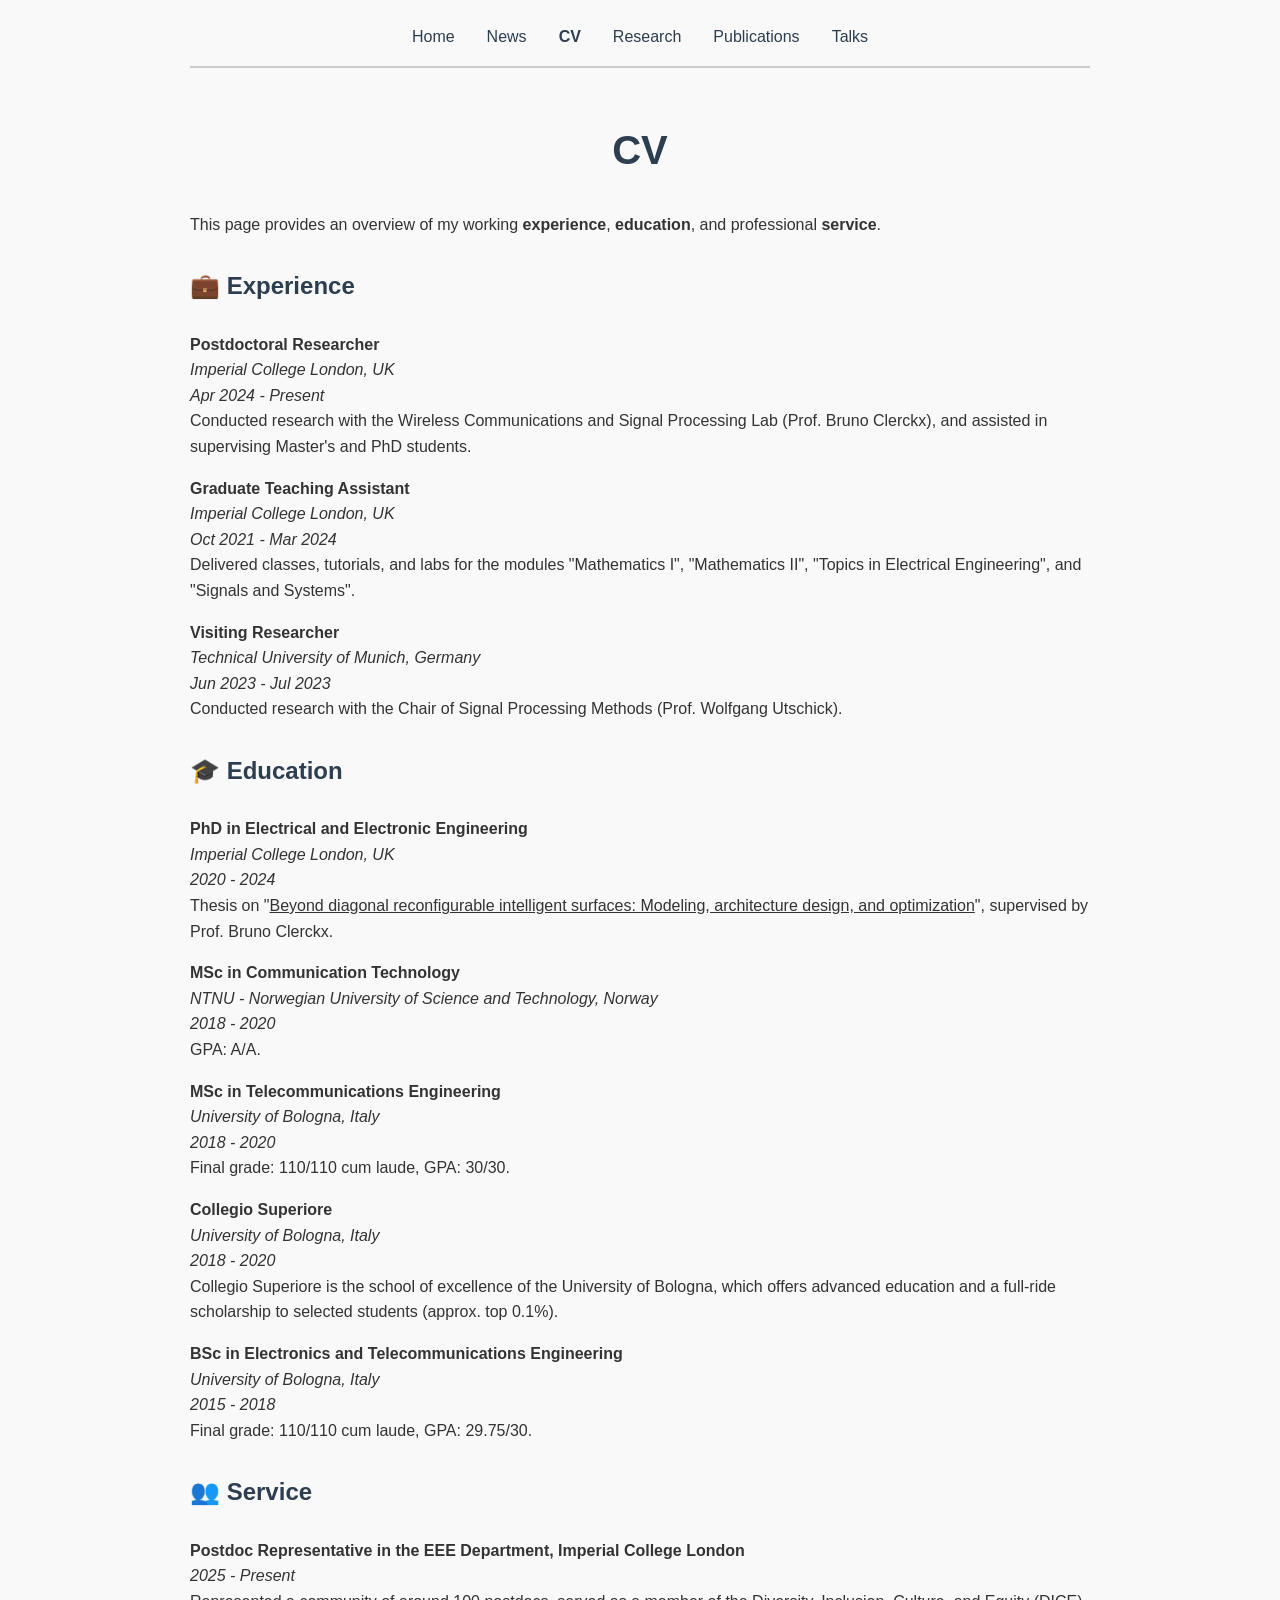
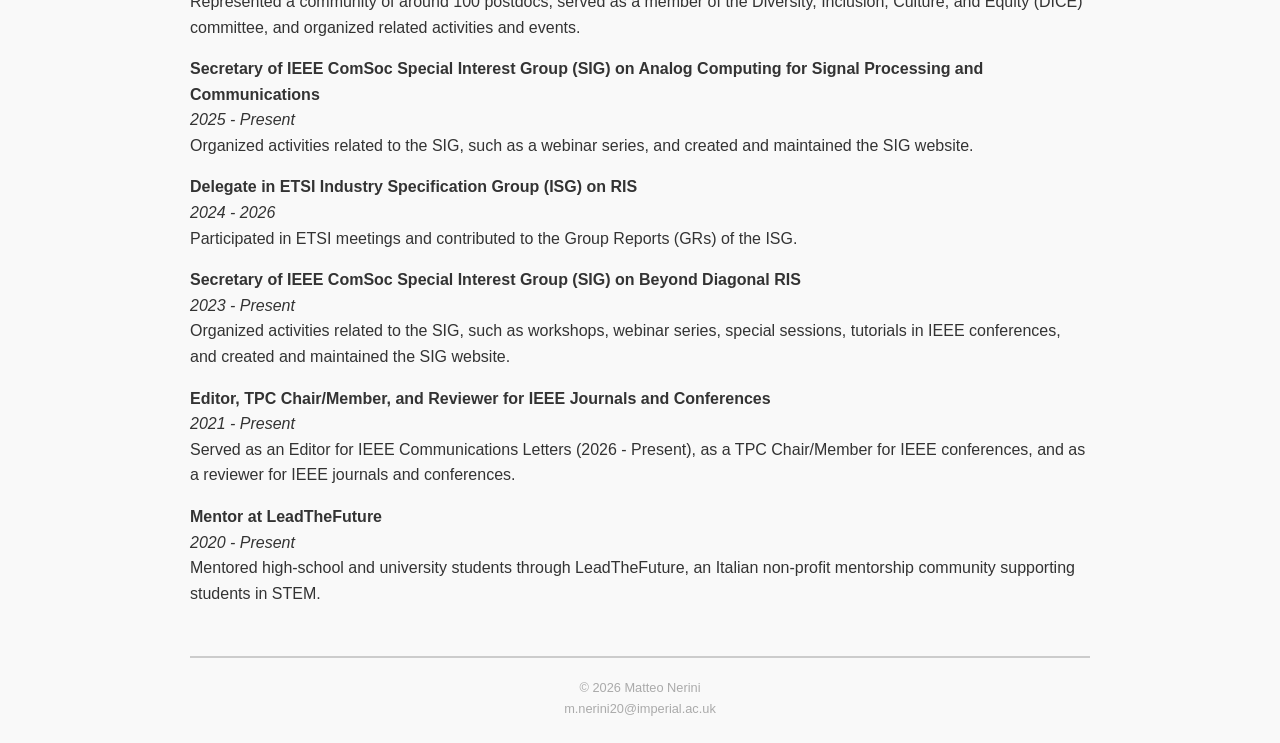
<file: cv.html>
<!doctype html>
<html lang="en">
  <head>
    <meta charset="UTF-8" />
    <meta name="viewport" content="width=device-width, initial-scale=1.0" />
    <link rel="stylesheet" href="style.css" />
    <title>CV - Matteo Nerini</title>
  </head>

  <body>
    <div class="container">
      <nav class="top-nav">
        <a href="index.html">Home</a>
        <a href="news.html">News</a>
        <a href="cv.html" class="active">CV</a>
        <a href="research.html">Research</a>
        <a href="publications.html">Publications</a>
        <a href="talks.html">Talks</a>
      </nav>

      <header>
        <h1>CV</h1>
      </header>

      <section>This page provides an overview of my working <b>experience</b>, <b>education</b>, and professional <b>service</b>.</section>

      <section>
        <h2>💼 Experience</h2>
        <p>
          <b>Postdoctoral Researcher</b><br /><em>Imperial College London, UK</em><br /><em>Apr 2024 - Present</em><br />Conducted research with the Wireless Communications and Signal Processing Lab
          (Prof. Bruno Clerckx), and assisted in supervising Master's and PhD students.
        </p>
        <p>
          <b>Graduate Teaching Assistant</b><br /><em>Imperial College London, UK</em><br /><em>Oct 2021 - Mar 2024</em><br />Delivered classes, tutorials, and labs for the modules "Mathematics I",
          "Mathematics II", "Topics in Electrical Engineering", and "Signals and Systems".
        </p>
        <p>
          <b>Visiting Researcher</b><br /><em>Technical University of Munich, Germany</em><br /><em>Jun 2023 - Jul 2023</em><br />Conducted research with the Chair of Signal Processing Methods (Prof.
          Wolfgang Utschick).
        </p>
      </section>

      <section>
        <h2>🎓 Education</h2>
        <p>
          <b>PhD in Electrical and Electronic Engineering</b><br /><em>Imperial College London, UK</em><br /><em>2020 - 2024</em><br />
          Thesis on "<a href="https://doi.org/10.25560/113390" target="_blank">Beyond diagonal reconfigurable intelligent surfaces: Modeling, architecture design, and optimization</a>", supervised by
          Prof. Bruno Clerckx.
        </p>
        <p>
          <b>MSc in Communication Technology</b><br /><em>NTNU - Norwegian University of Science and Technology, Norway</em><br /><em>2018 - 2020</em><br />
          GPA: A/A.
        </p>
        <p>
          <b>MSc in Telecommunications Engineering</b><br /><em>University of Bologna, Italy</em><br /><em>2018 - 2020</em><br />
          Final grade: 110/110 cum laude, GPA: 30/30.
        </p>
        <p>
          <b>Collegio Superiore</b><br /><em>University of Bologna, Italy</em><br /><em>2018 - 2020</em><br />
          Collegio Superiore is the school of excellence of the University of Bologna, which offers advanced education and a full-ride scholarship to selected students (approx. top 0.1%).
        </p>
        <p>
          <b>BSc in Electronics and Telecommunications Engineering</b><br /><em>University of Bologna, Italy</em><br /><em>2015 - 2018</em><br />
          Final grade: 110/110 cum laude, GPA: 29.75/30.
        </p>
      </section>

      <section>
        <h2>👥 Service</h2>
        <p>
          <b>Postdoc Representative in the EEE Department, Imperial College London</b><br /><em>2025 - Present</em><br />
          Represented a community of around 100 postdocs, served as a member of the Diversity, Inclusion, Culture, and Equity (DICE) committee, and organized related activities and events.
        </p>
        <p>
          <b>Secretary of IEEE ComSoc Special Interest Group (SIG) on Analog Computing for Signal Processing and Communications</b><br /><em>2025 - Present</em><br />
          Organized activities related to the SIG, such as a webinar series, and created and maintained the SIG website.
        </p>
        <p>
          <b>Delegate in ETSI Industry Specification Group (ISG) on RIS</b><br /><em>2024 - 2026</em><br />
          Participated in ETSI meetings and contributed to the Group Reports (GRs) of the ISG.
        </p>
        <p>
          <b>Secretary of IEEE ComSoc Special Interest Group (SIG) on Beyond Diagonal RIS</b><br /><em>2023 - Present</em><br />
          Organized activities related to the SIG, such as workshops, webinar series, special sessions, tutorials in IEEE conferences, and created and maintained the SIG website.
        </p>
        <p>
          <b>Editor, TPC Chair/Member, and Reviewer for IEEE Journals and Conferences</b><br /><em>2021 - Present</em><br />
          Served as an Editor for IEEE Communications Letters (2026 - Present), as a TPC Chair/Member for IEEE conferences, and as a reviewer for IEEE journals and conferences.
        </p>
        <p>
          <b>Mentor at LeadTheFuture</b><br /><em>2020 - Present</em><br />
          Mentored high-school and university students through LeadTheFuture, an Italian non-profit mentorship community supporting students in STEM.
        </p>
      </section>

      <footer>&copy; 2026 Matteo Nerini<br />m.nerini20@imperial.ac.uk</footer>
    </div>
  </body>
</html>
</file>
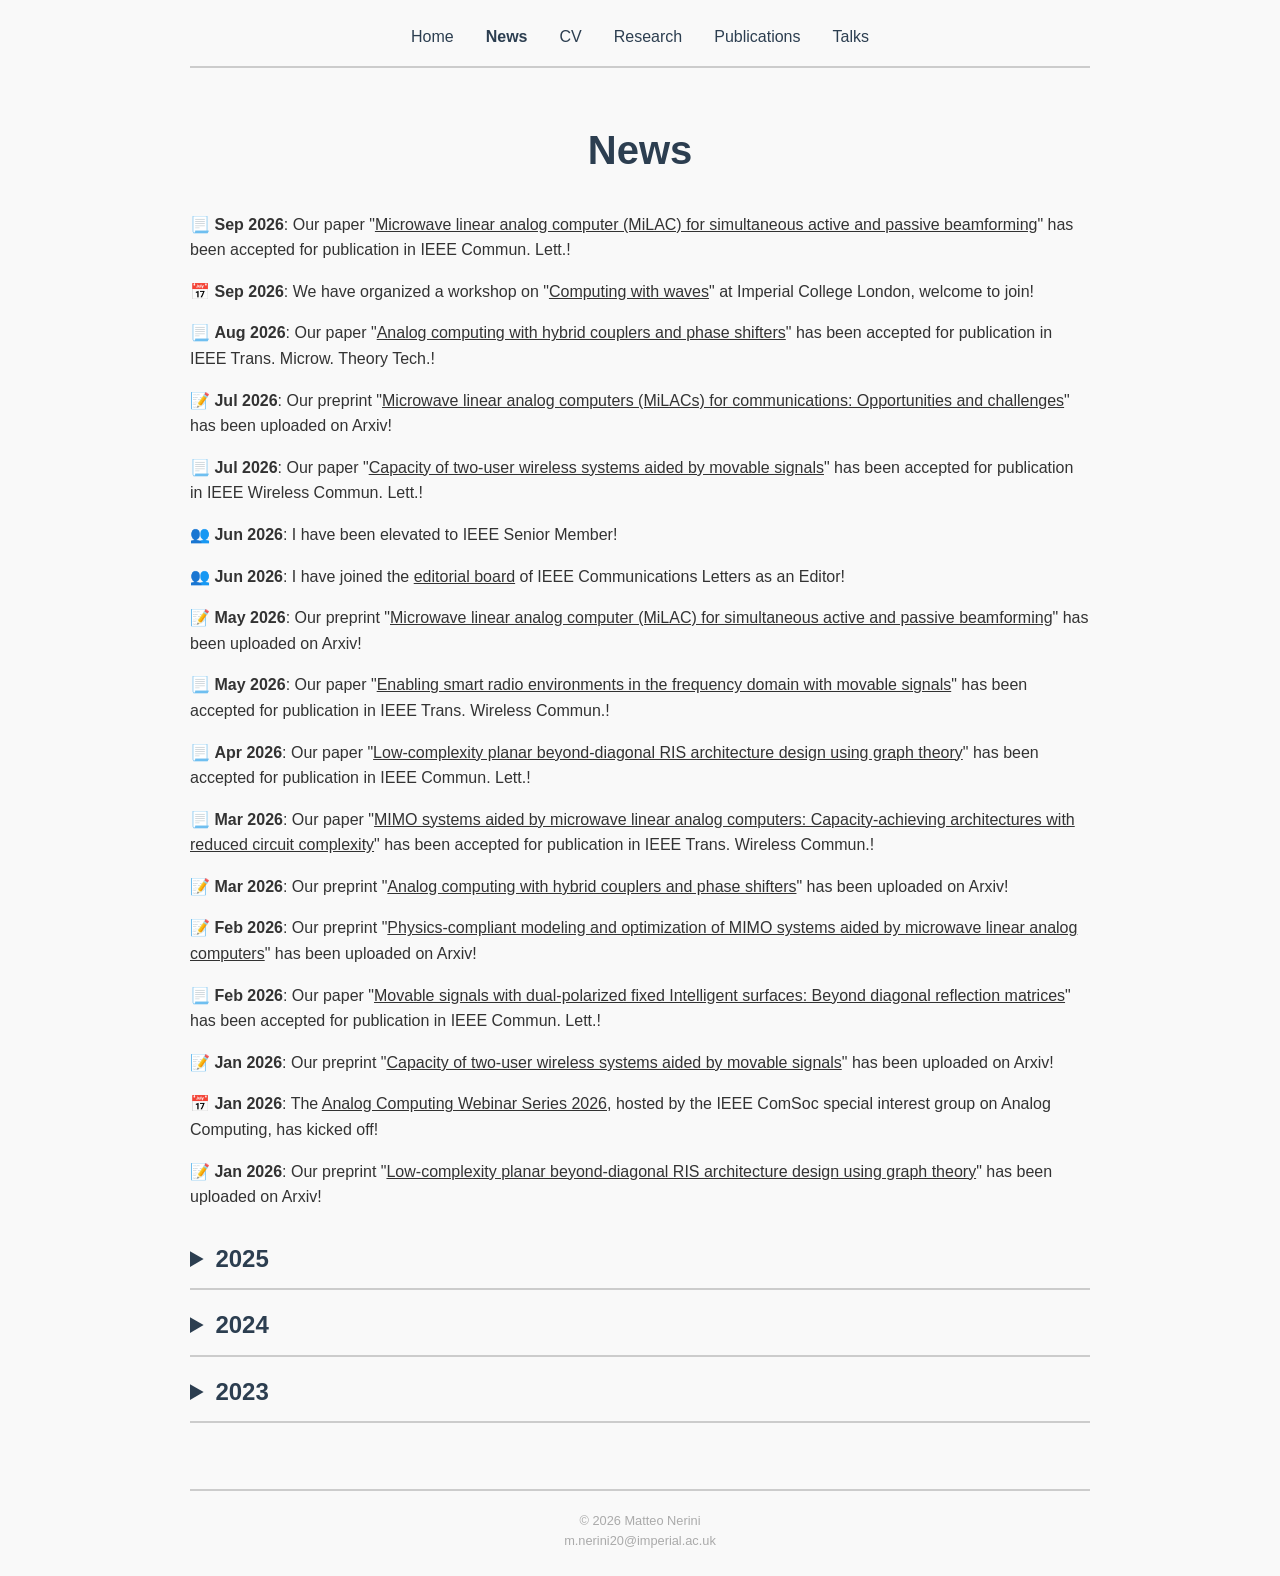
<file: news.html>
<!doctype html>
<html lang="en">
  <head>
    <meta charset="UTF-8" />
    <meta name="viewport" content="width=device-width, initial-scale=1.0" />
    <link rel="stylesheet" href="style.css" />
    <title>News - Matteo Nerini</title>
  </head>

  <body>
    <div class="container">
      <nav class="top-nav">
        <a href="index.html">Home</a>
        <a href="news.html" class="active">News</a>
        <a href="cv.html">CV</a>
        <a href="research.html">Research</a>
        <a href="publications.html"> Publications</a>
        <a href="talks.html">Talks</a>
      </nav>

      <header>
        <h1>News</h1>
      </header>

      <section>
        <p>
          📃 <b>Sep 2026</b>: Our paper "<a href="https://ieeexplore.ieee.org/document/11711119" target="_blank"
            >Microwave linear analog computer (MiLAC) for simultaneous active and passive beamforming</a
          >" has been accepted for publication in IEEE Commun. Lett.!
        </p>
        <p>
          📅 <b>Sep 2026</b>: We have organized a workshop on "<a href="https://meta4d.co.uk/computing-with-waves-workshop-2026-meta4d" target="_blank">Computing with waves</a>" at Imperial College
          London, welcome to join!
        </p>
        <p>
          📃 <b>Aug 2026</b>: Our paper "<a href="https://ieeexplore.ieee.org/document/11658529" target="_blank">Analog computing with hybrid couplers and phase shifters</a>" has been accepted for
          publication in IEEE Trans. Microw. Theory Tech.!
        </p>
        <p>
          📝 <b>Jul 2026</b>: Our preprint "<a href="https://arxiv.org/abs/2607.22509" target="_blank">Microwave linear analog computers (MiLACs) for communications: Opportunities and challenges</a>"
          has been uploaded on Arxiv!
        </p>
        <p>
          📃 <b>Jul 2026</b>: Our paper "<a href="https://ieeexplore.ieee.org/document/11615290" target="_blank">Capacity of two-user wireless systems aided by movable signals</a>" has been accepted
          for publication in IEEE Wireless Commun. Lett.!
        </p>
        <p>👥 <b>Jun 2026</b>: I have been elevated to IEEE Senior Member!</p>
        <p>
          👥 <b>Jun 2026</b>: I have joined the
          <a href="https://www.comsoc.org/publications/journals/ieee-comml/ieee-communications-letters-editorial-board" target="_blank">editorial board</a>
          of IEEE Communications Letters as an Editor!
        </p>
        <p>
          📝 <b>May 2026</b>: Our preprint "<a href="https://arxiv.org/abs/2605.31549" target="_blank">Microwave linear analog computer (MiLAC) for simultaneous active and passive beamforming</a>" has
          been uploaded on Arxiv!
        </p>
        <p>
          📃 <b>May 2026</b>: Our paper "<a href="https://ieeexplore.ieee.org/document/11512036" target="_blank">Enabling smart radio environments in the frequency domain with movable signals</a>" has
          been accepted for publication in IEEE Trans. Wireless Commun.!
        </p>
        <p>
          📃 <b>Apr 2026</b>: Our paper "<a href="https://ieeexplore.ieee.org/document/11481028" target="_blank">Low-complexity planar beyond-diagonal RIS architecture design using graph theory</a>"
          has been accepted for publication in IEEE Commun. Lett.!
        </p>
        <p>
          📃 <b>Mar 2026</b>: Our paper "<a href="https://ieeexplore.ieee.org/document/11455580" target="_blank"
            >MIMO systems aided by microwave linear analog computers: Capacity-achieving architectures with reduced circuit complexity</a
          >" has been accepted for publication in IEEE Trans. Wireless Commun.!
        </p>
        <p>📝 <b>Mar 2026</b>: Our preprint "<a href="https://arxiv.org/abs/2603.24604" target="_blank">Analog computing with hybrid couplers and phase shifters</a>" has been uploaded on Arxiv!</p>
        <p>
          📝 <b>Feb 2026</b>: Our preprint "<a href="https://arxiv.org/abs/2602.19379" target="_blank"
            >Physics-compliant modeling and optimization of MIMO systems aided by microwave linear analog computers</a
          >" has been uploaded on Arxiv!
        </p>
        <p>
          📃 <b>Feb 2026</b>: Our paper "<a href="https://ieeexplore.ieee.org/document/11370899" target="_blank"
            >Movable signals with dual-polarized fixed Intelligent surfaces: Beyond diagonal reflection matrices</a
          >" has been accepted for publication in IEEE Commun. Lett.!
        </p>
        <p>
          📝 <b>Jan 2026</b>: Our preprint "<a href="https://arxiv.org/abs/2601.22358" target="_blank">Capacity of two-user wireless systems aided by movable signals</a>" has been uploaded on Arxiv!
        </p>
        <p>
          📅 <b>Jan 2026</b>: The <a href="https://sites.google.com/view/sig-analog-computing/webinar-series-2026" target="_blank">Analog Computing Webinar Series 2026</a>, hosted by the IEEE ComSoc
          special interest group on Analog Computing, has kicked off!
        </p>
        <p>
          📝 <b>Jan 2026</b>: Our preprint "<a href="https://arxiv.org/abs/2601.03831" target="_blank">Low-complexity planar beyond-diagonal RIS architecture design using graph theory</a>" has been
          uploaded on Arxiv!
        </p>
      </section>

      <details>
        <summary class="summary-title">2025</summary>
        <p>🏆 <b>Dec 2025</b>: We have received the <a href="https://globecom2025.ieee-globecom.org/program/best-paper-award-winners" target="_blank">IEEE GLOBECOM 2025 Best Paper Award</a>!</p>
        <p>
          📃 <b>Dec 2025</b>: Our paper "<a href="https://ieeexplore.ieee.org/document/11281878" target="_blank"
            >Analog computing for signal processing and communications - Part II: Toward gigantic MIMO beamforming</a
          >" has been accepted for publication in IEEE Trans. Signal Process.!
        </p>
        <p>
          📃 <b>Dec 2025</b>: Our paper "<a href="https://ieeexplore.ieee.org/document/11281875" target="_blank"
            >Analog computing for signal processing and communications - Part I: Computing with microwave networks</a
          >" has been accepted for publication in IEEE Trans. Signal Process.!
        </p>
        <p>
          📝 <b>Dec 2025</b>: Our preprint "<a href="https://arxiv.org/abs/2512.03872" target="_blank"
            >Movable signals with dual-polarized fixed Intelligent surfaces: Beyond diagonal reflection matrices</a
          >" has been uploaded on Arxiv!
        </p>
        <p>
          📝 <b>Nov 2025</b>: Our preprint "<a href="https://arxiv.org/abs/2511.09384" target="_blank">Enabling smart radio environments in the frequency domain with movable signals</a>" has been
          uploaded on Arxiv!
        </p>
        <p>
          📃 <b>Oct 2025</b>: Our paper "<a href="https://ieeexplore.ieee.org/document/11226951" target="_blank">Physics-compliant modeling and scaling laws of multi-RIS aided MIMO systems</a>" has
          been accepted for publication in IEEE Trans. Wireless Commun.!
        </p>
        <p>
          👥 <b>Sep 2025</b>: The
          <a href="https://sites.google.com/view/sig-analog-computing" target="_blank">IEEE ComSoc Special Interest Group on Analog Computing for Signal Processing and Communications</a>
          has been established, honored to serve among the officers!
        </p>
        <p>
          📅 <b>Sep 2025</b>: The <a href="https://sites.google.com/view/ieee-comsoc-rcc-sig-bdris/events/webinar-series-2025" target="_blank">BD-RIS Webinar Series 2025</a>, hosted by the IEEE ComSoc
          special interest group on BD-RIS, has kicked off!
        </p>
        <p>
          🌳 <b>Sep 2025</b>: I have been added to the <a href="https://genealogy.math.ndsu.nodak.edu/id.php?id=340816" target="_blank">Mathematics Genealogy Project</a>. Take a look at my academic
          genealogy <a href="assets/tree.pdf" target="_blank">tree</a>!
        </p>
        <p>
          📃 <b>Sep 2025</b>: Our paper "<a href="https://ieeexplore.ieee.org/document/11146418" target="_blank"
            >Global optimal closed-form solutions for intelligent surfaces with mutual coupling: Is mutual coupling detrimental or beneficial?</a
          >" has been accepted for publication in IEEE Trans. Wireless Commun.!
        </p>
        <p>
          💬 <b>Jul 2025</b>: Our paper "<a href="https://ieeexplore.ieee.org/document/11432656" target="_blank">Enabling gigantic MIMO beamforming with analog computing</a>" has been accepted for
          publication in IEEE GLOBECOM 2025!
        </p>
        <p>
          💬 <b>Jul 2025</b>: Our paper "<a href="https://ieeexplore.ieee.org/document/11431737" target="_blank">Analog computing with microwave networks</a>" has been accepted for publication in IEEE
          GLOBECOM 2025!
        </p>
        <p>
          🏆 <b>Jul 2025</b>: I have received the
          <a href="https://www.gresearch.com/news/g-research-2025-phd-prize-winners-imperial-college-london/" target="_blank">Imperial College London PhD Prize</a>
          by G-Research in 2025 for the second-best PhD thesis at Imperial!
        </p>
        <p>
          📝 <b>Jun 2025</b>: Our preprint "<a href="https://arxiv.org/abs/2506.15052" target="_blank"
            >MIMO systems aided by microwave linear analog computers: Capacity-achieving architectures with reduced circuit complexity</a
          >" has been uploaded on Arxiv!
        </p>
        <p>
          📝 <b>Jun 2025</b>: Our preprint "<a href="https://arxiv.org/abs/2506.05983" target="_blank">Capacity of MIMO systems aided by microwave linear analog computers (MiLACs)</a>" has been
          uploaded on Arxiv!
        </p>
        <p>
          🏆 <b>Jun 2025</b>: I have received the
          <a href="https://www.imperial.ac.uk/news/264619/spotlight-research-excellence-eees-phd-prizewinners/" target="_blank">Eryl Cadwallader Davies Prize</a>
          for the best PhD thesis in the Department of Electrical and Electronic Engineering at Imperial!
        </p>
        <p>
          📝 <b>May 2025</b>: Our preprint "<a href="https://arxiv.org/abs/2504.07477" target="_blank"
            >Analog computing for signal processing and communications - Part II: Toward gigantic MIMO beamforming</a
          >" has been uploaded on Arxiv!
        </p>
        <p>
          📝 <b>May 2025</b>: Our preprint "<a href="https://arxiv.org/abs/2504.06790" target="_blank"
            >Analog computing for signal processing and communications - Part I: Computing with microwave networks</a
          >" has been uploaded on Arxiv!
        </p>
        <p>📝 <b>Apr 2025</b>: Our preprint "<a href="https://arxiv.org/abs/2504.07477v1" target="_blank">Enabling gigantic MIMO beamforming with analog computing</a>" has been uploaded on Arxiv!</p>
        <p>📝 <b>Apr 2025</b>: Our preprint "<a href="https://arxiv.org/abs/2504.06790v1" target="_blank">Analog computing with microwave networks</a>" has been uploaded on Arxiv!</p>
        <p>
          📃 <b>Feb 2025</b>: Our paper "<a href="https://ieeexplore.ieee.org/document/10908825" target="_blank">Dual-polarized beyond diagonal RIS</a>" has been accepted for publication in IEEE
          Commun. Lett.!
        </p>
        <p>
          📃 <b>Feb 2025</b>: Our paper "<a href="https://ieeexplore.ieee.org/document/10902602" target="_blank"
            >Localized and distributed beyond diagonal reconfigurable intelligent surfaces with lossy interconnections: Modeling and optimization</a
          >" has been accepted for publication in IEEE Trans. Commun.!
        </p>
      </details>

      <details>
        <summary class="summary-title">2024</summary>
        <p>
          💬 <b>Dec 2024</b>: Our paper "<a href="https://ieeexplore.ieee.org/document/10999231" target="_blank">Physics-compliant modeling and scaling laws of multi-RIS aided systems</a>" has been
          accepted for publication in EuCAP 2025!
        </p>
        <p>📝 <b>Dec 2024</b>: Our preprint "<a href="https://arxiv.org/abs/2412.16097" target="_blank">Dual-polarized beyond diagonal RIS</a>" has been uploaded on Arxiv!</p>
        <p>
          📝 <b>Nov 2024</b>: Our preprint "<a href="https://arxiv.org/abs/2411.06309" target="_blank">Physics-compliant modeling and scaling laws of multi-RIS aided MIMO systems</a>" has been
          uploaded on Arxiv!
        </p>
        <p>
          📝 <b>Nov 2024</b>: Our preprint "<a href="https://arxiv.org/abs/2411.04949" target="_blank"
            >Global optimal closed-form solutions for intelligent surfaces with mutual coupling: Is mutual coupling detrimental or beneficial?</a
          >" has been uploaded on Arxiv!
        </p>
        <p>
          📝 <b>Oct 2024</b>: Our preprint "<a href="https://arxiv.org/abs/2410.13089" target="_blank">Physics-compliant modeling and scaling laws of multi-RIS aided systems</a>" has been uploaded on
          Arxiv!
        </p>
        <p>
          📅 <b>Oct 2024</b>: We have organized a workshop on "<a href="https://sites.google.com/view/ieee-comsoc-rcc-sig-bdris/events/workshop-2024" target="_blank"
            >Intelligent surfaces and analog computing for wireless communications</a
          >" at Imperial College London and remotely on Zoom, welcome to join!
        </p>
        <p>
          📃 <b>Jun 2024</b>: Our paper "<a href="https://ieeexplore.ieee.org/document/10574199" target="_blank"
            >A universal framework for multiport network analysis of reconfigurable intelligent surfaces</a
          >" has been accepted for publication in IEEE Trans. Wireless Commun.!
        </p>
        <p>
          📃 <b>May 2024</b>: Our paper "<a href="https://ieeexplore.ieee.org/document/10530995" target="_blank"
            >Physically consistent modeling of stacked intelligent metasurfaces implemented with beyond diagonal RIS</a
          >" has been accepted for publication in IEEE Commun. Lett.!
        </p>
        <p>
          📃 <b>May 2024</b>: Our paper "<a href="https://ieeexplore.ieee.org/document/10526360" target="_blank"
            >Static grouping strategy design for beyond diagonal reconfigurable intelligent surfaces</a
          >" has been accepted for publication in IEEE Commun. Lett.!
        </p>
        <p>
          📝 <b>Mar 2024</b>: Our preprint "<a href="https://arxiv.org/abs/2403.09275" target="_blank">Static grouping strategy design for beyond diagonal reconfigurable intelligent surfaces</a>" has
          been uploaded on Arxiv!
        </p>
        <p>
          📝 <b>Feb 2024</b>: Our preprint "<a href="https://arxiv.org/abs/2402.12602" target="_blank"
            >Physically consistent modeling of stacked intelligent metasurfaces implemented with beyond diagonal RIS</a
          >" has been uploaded on Arxiv!
        </p>
        <p>
          📃 <b>Feb 2024</b>: Our paper "<a href="https://ieeexplore.ieee.org/document/10453384" target="_blank"
            >Beyond diagonal reconfigurable intelligent surfaces utilizing graph theory: Modeling, architecture design, and optimization</a
          >" has been accepted for publication in IEEE Trans. Wireless Commun.!
        </p>
        <p>
          📝 <b>Feb 2024</b>: Our preprint "<a href="https://arxiv.org/abs/2402.05881" target="_blank"
            >Localized and distributed beyond diagonal reconfigurable intelligent surfaces with lossy interconnections: Modeling and optimization</a
          >" has been uploaded on Arxiv!
        </p>
        <p>
          📅 <b>Jan 2024</b>: The <a href="https://sites.google.com/view/ieee-comsoc-rcc-sig-bdris/events/webinar-series-2024" target="_blank">BD-RIS Webinar Series 2024</a>, hosted by the IEEE ComSoc
          special interest group on BD-RIS, has kicked off!
        </p>
      </details>

      <details>
        <summary class="summary-title">2023</summary>
        <p>
          📝 <b>Nov 2023</b>: Our preprint "<a href="https://arxiv.org/abs/2311.10561" target="_blank">A universal framework for multiport network analysis of reconfigurable intelligent surfaces</a>"
          has been uploaded on Arxiv!
        </p>
        <p>
          📃 <b>Sep 2023</b>: Our paper "<a href="https://ieeexplore.ieee.org/document/10237233" target="_blank"
            >Pareto frontier for the performance-complexity trade-off in beyond diagonal reconfigurable intelligent surfaces</a
          >" has been accepted for publication in IEEE Commun. Lett.!
        </p>
        <p>
          📃 <b>Jul 2023</b>: Our paper "<a href="https://ieeexplore.ieee.org/document/10197228" target="_blank"
            >Discrete-value group and fully connected architectures for beyond diagonal reconfigurable intelligent surfaces</a
          >" has been accepted for publication in IEEE Trans. Veh. Technol.!
        </p>
        <p>
          📃 <b>Jun 2023</b>: Our paper "<a href="https://ieeexplore.ieee.org/document/10155675" target="_blank"
            >Closed-form global optimization of beyond diagonal reconfigurable intelligent surfaces</a
          >" has been accepted for publication in IEEE Trans. Wireless Commun.!
        </p>
        <p>
          📝 <b>May 2023</b>: Our preprint "<a href="https://arxiv.org/abs/2305.19773" target="_blank"
            >Pareto frontier for the performance-complexity trade-off in beyond diagonal reconfigurable intelligent surfaces</a
          >" has been uploaded on Arxiv!
        </p>
        <p>
          👥 <b>May 2023</b>: The
          <a href="https://sites.google.com/view/ieee-comsoc-rcc-sig-bdris" target="_blank">IEEE ComSoc Special Interest Group on BD-RIS</a>
          has been established, honored to serve among the officers!
        </p>
        <p>
          📝 <b>May 2023</b>: Our preprint "<a href="https://arxiv.org/abs/2305.05013" target="_blank"
            >Beyond diagonal reconfigurable intelligent surfaces utilizing graph theory: Modeling, architecture design, and optimization</a
          >" has been uploaded on Arxiv!
        </p>
        <p>
          📃 <b>Mar 2023</b>: Our paper "<a href="https://ieeexplore.ieee.org/document/10061187" target="_blank">Machine learning for PIN side-channel attacks based on smartphone motion sensors</a>"
          has been accepted for publication in IEEE Access!
        </p>
        <p>
          📃 <b>Jan 2023</b>: Our paper "<a href="https://ieeexplore.ieee.org/document/10011630" target="_blank"
            >Overhead-free blockage detection and precoding through physics-based graph neural networks: LIDAR data meets ray tracing</a
          >" has been accepted for publication in IEEE Wireless Commun. Lett.!
        </p>
      </details>

      <footer>&copy; 2026 Matteo Nerini<br />m.nerini20@imperial.ac.uk</footer>
    </div>
  </body>
</html>
</file>
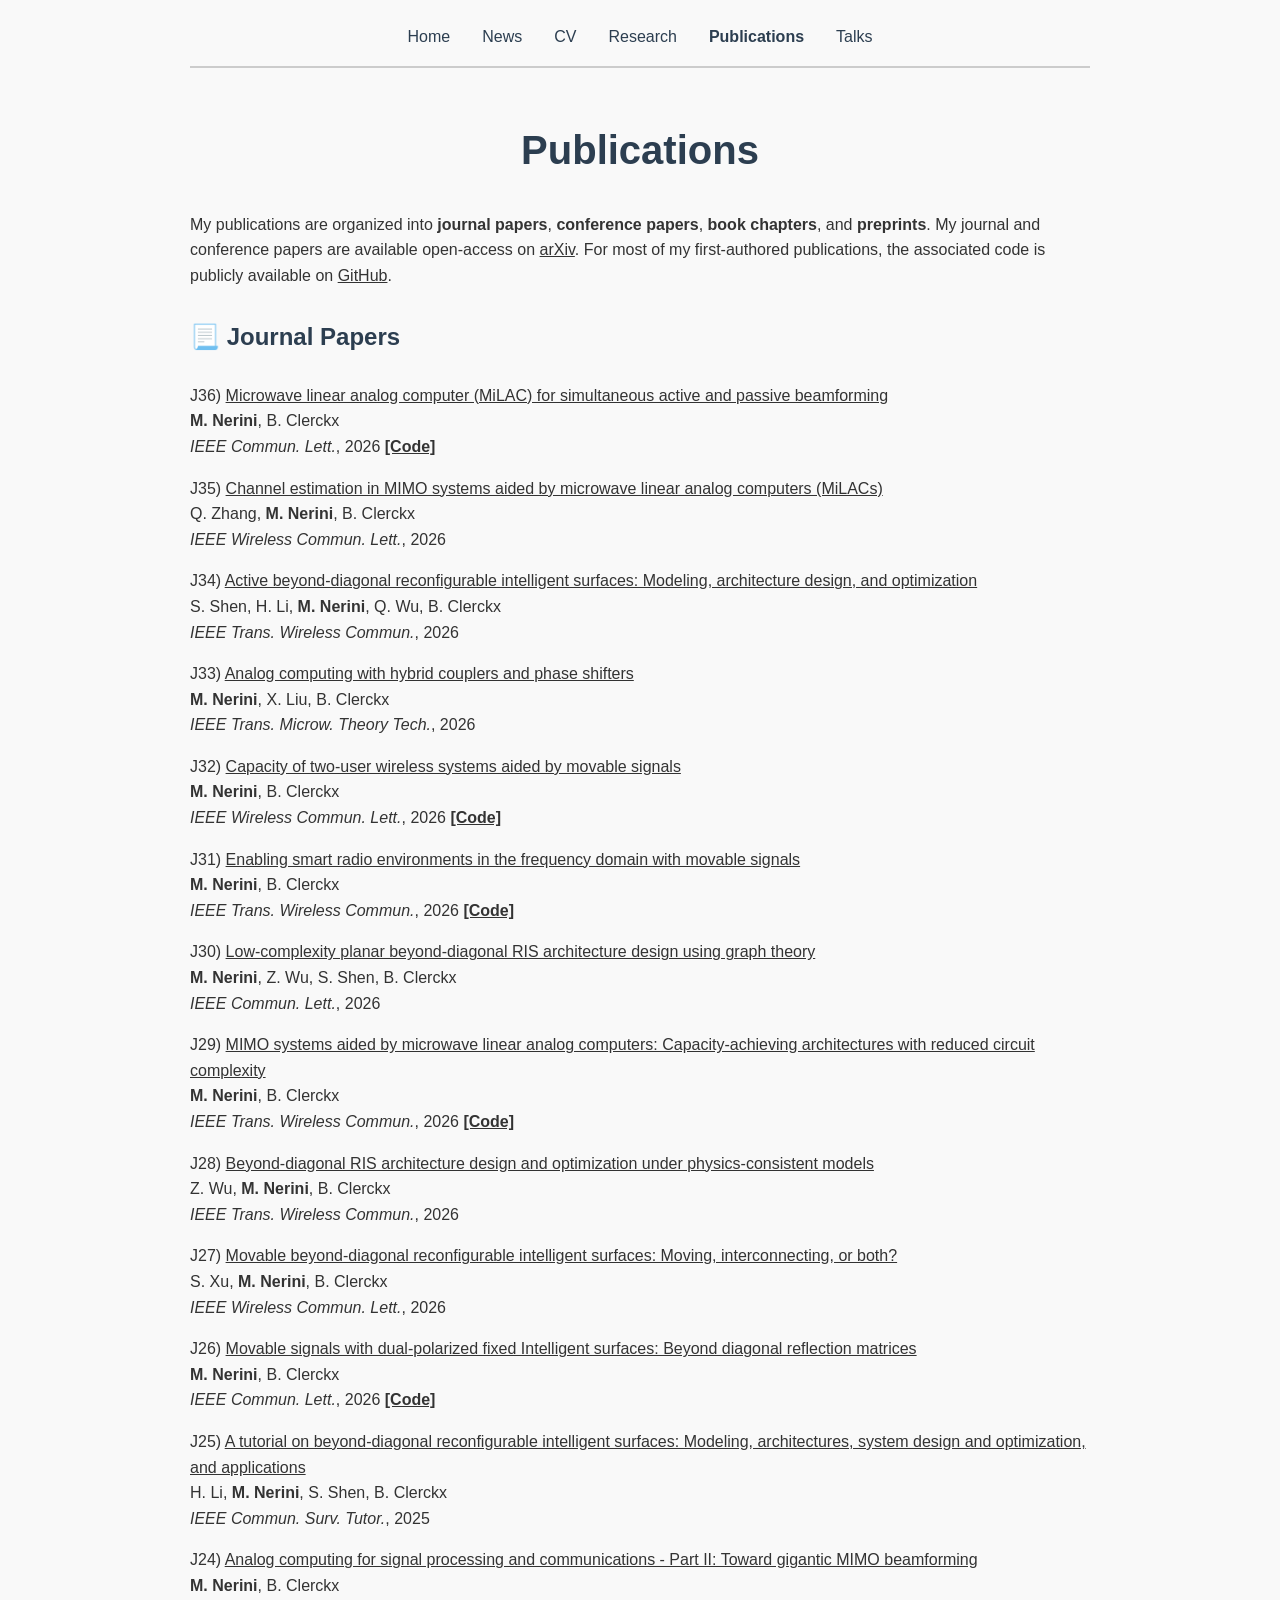
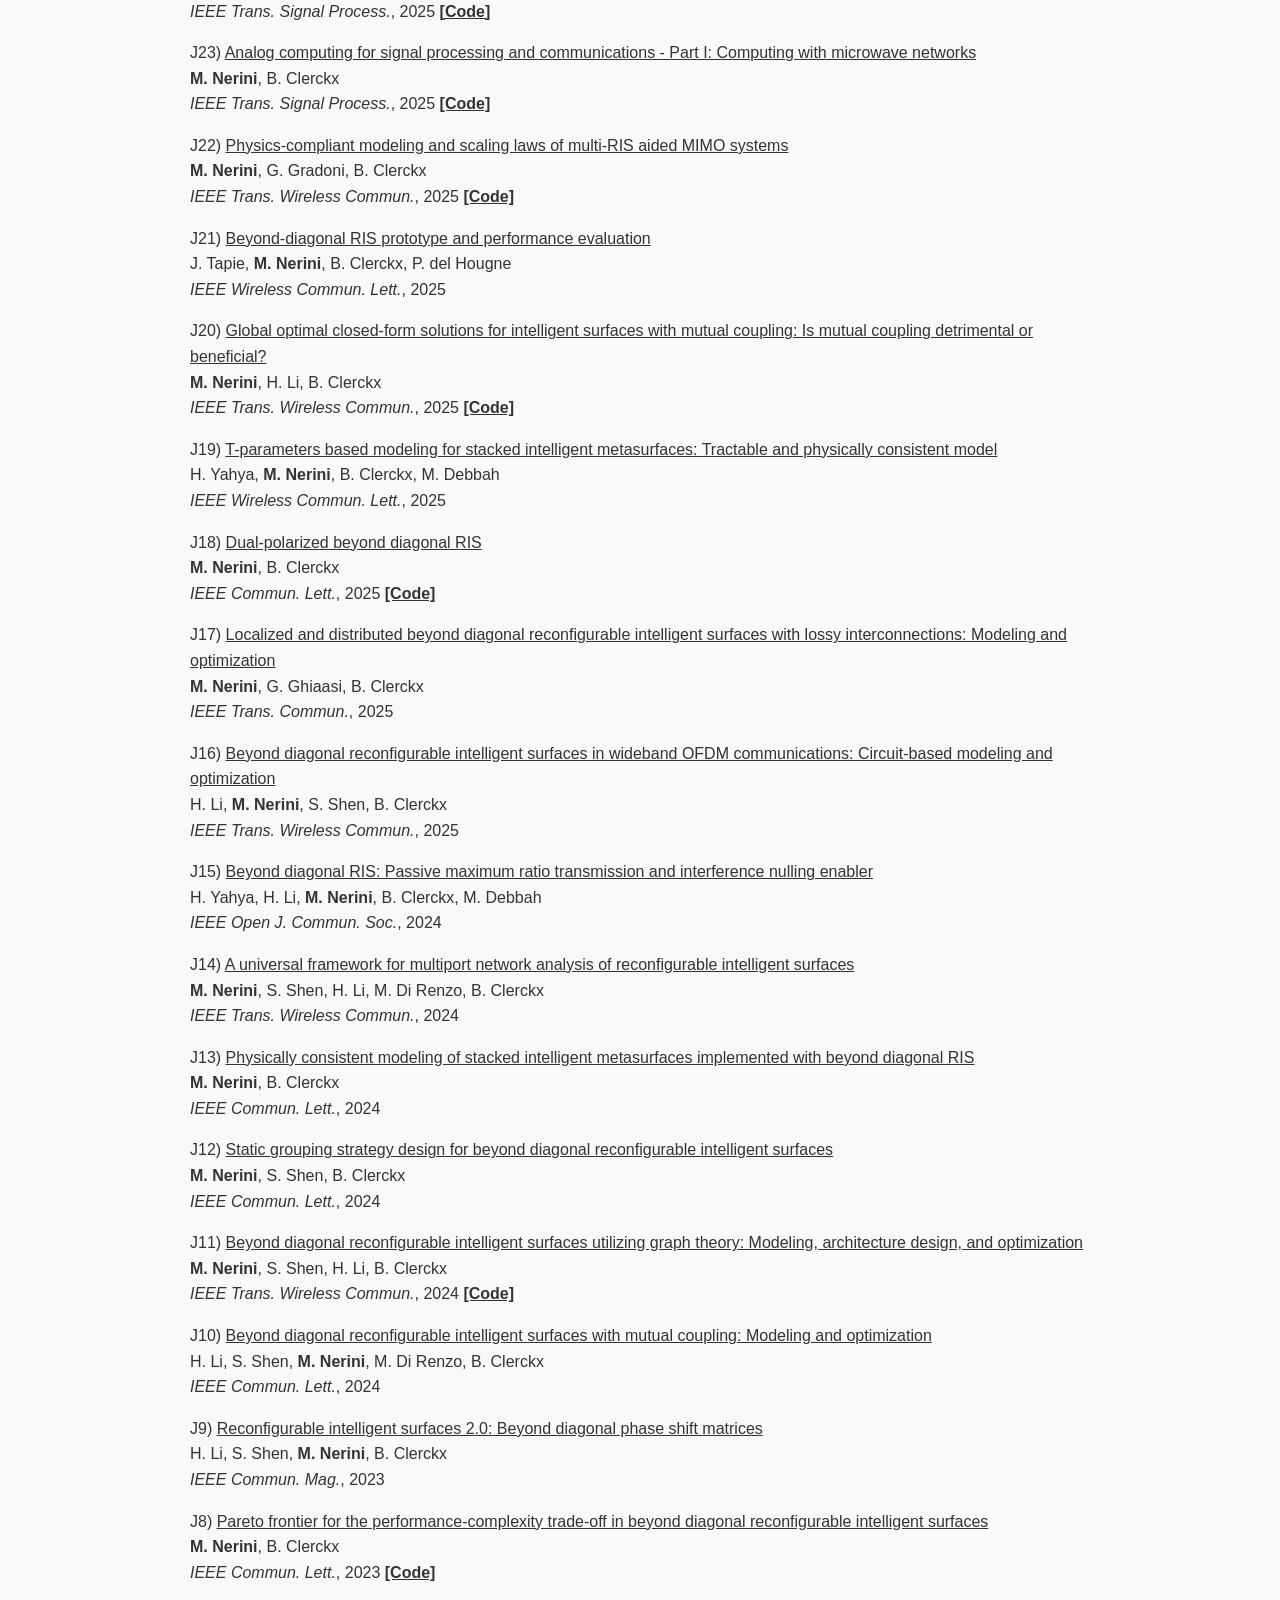
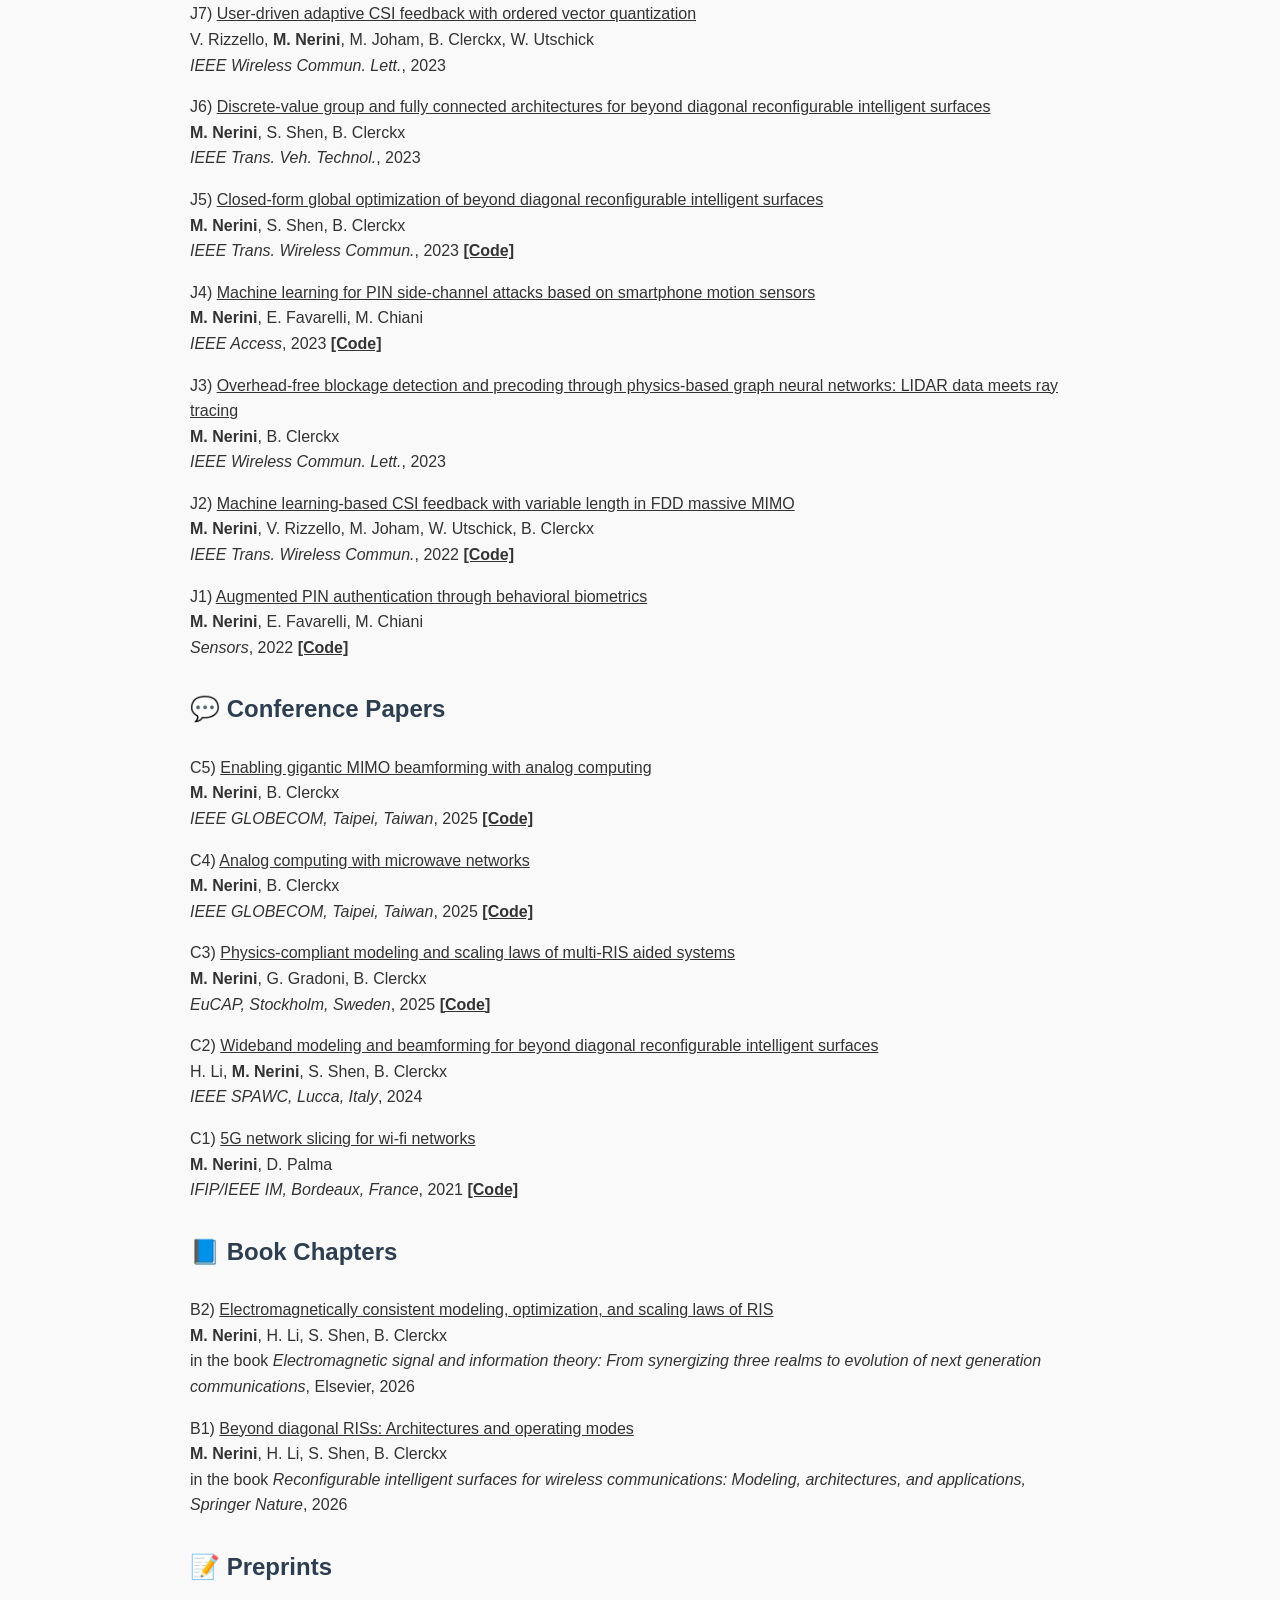
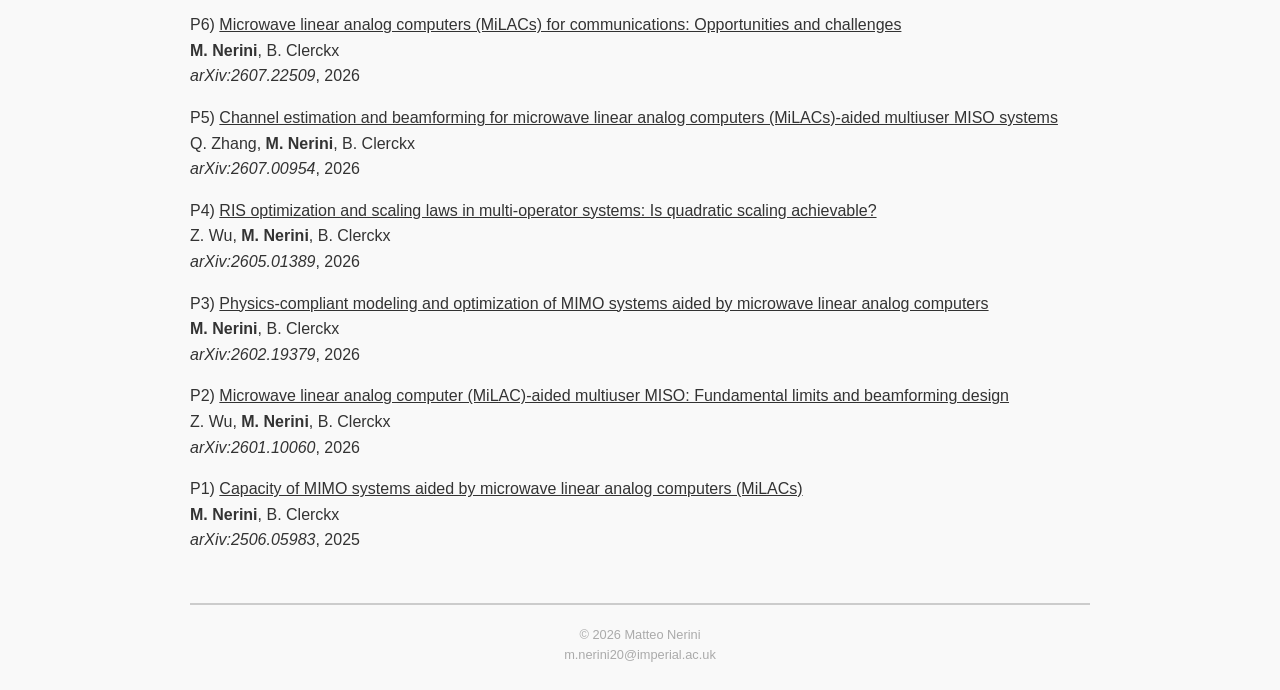
<file: publications.html>
<!doctype html>
<html lang="en">
  <head>
    <meta charset="UTF-8" />
    <meta name="viewport" content="width=device-width, initial-scale=1.0" />
    <link rel="stylesheet" href="style.css" />
    <title>Publications - Matteo Nerini</title>
  </head>

  <body>
    <div class="container">
      <nav class="top-nav">
        <a href="index.html">Home</a>
        <a href="news.html">News</a>
        <a href="cv.html">CV</a>
        <a href="research.html">Research</a>
        <a href="publications.html" class="active">Publications</a>
        <a href="talks.html">Talks</a>
      </nav>

      <header>
        <h1>Publications</h1>
      </header>

      <section>
        My publications are organized into <b>journal papers</b>, <b>conference papers</b>, <b>book chapters</b>, and <b>preprints</b>. My journal and conference papers are available open-access on
        <a href="https://arxiv.org/search/?query=Matteo+Nerini&searchtype=all&source=header" target="_blank">arXiv</a>. For most of my first-authored publications, the associated code is publicly
        available on <a href="https://github.com/matteonerini" target="_blank">GitHub</a>.
      </section>

      <section>
        <h2>📃 Journal Papers</h2>

        <p>
          J36)
          <a href="https://ieeexplore.ieee.org/document/11711119" target="_blank">Microwave linear analog computer (MiLAC) for simultaneous active and passive beamforming</a><br />
          <b>M. Nerini</b>, B. Clerckx<br />
          <em>IEEE Commun. Lett.</em>, 2026
          <b><a href="https://github.com/matteonerini/milac-active-passive-beamforming" target="_blank">[Code]</a></b>
        </p>

        <p>
          J35)
          <a href="https://ieeexplore.ieee.org/document/11703630" target="_blank">Channel estimation in MIMO systems aided by microwave linear analog computers (MiLACs)</a><br />
          Q. Zhang, <b>M. Nerini</b>, B. Clerckx <br />
          <em>IEEE Wireless Commun. Lett.</em>, 2026
        </p>

        <p>
          J34)
          <a href="https://ieeexplore.ieee.org/document/11677284" target="_blank">Active beyond-diagonal reconfigurable intelligent surfaces: Modeling, architecture design, and optimization</a><br />
          S. Shen, H. Li, <b>M. Nerini</b>, Q. Wu, B. Clerckx <br />
          <em>IEEE Trans. Wireless Commun.</em>, 2026
        </p>

        <p>
          J33)
          <a href="https://ieeexplore.ieee.org/document/11658529" target="_blank">Analog computing with hybrid couplers and phase shifters</a>
          <br />
          <b>M. Nerini</b>, X. Liu, B. Clerckx <br />
          <em>IEEE Trans. Microw. Theory Tech.</em>, 2026
        </p>

        <p>
          J32)
          <a href="https://ieeexplore.ieee.org/document/11615290" target="_blank">Capacity of two-user wireless systems aided by movable signals</a>
          <br /><b>M. Nerini</b>, B. Clerckx<br />
          <em>IEEE Wireless Commun. Lett.</em>, 2026
          <b><a href="https://github.com/matteonerini/capacity-movable-signals" target="_blank">[Code]</a></b>
        </p>

        <p>
          J31)
          <a href="https://ieeexplore.ieee.org/document/11512036" target="_blank">Enabling smart radio environments in the frequency domain with movable signals</a><br />
          <b>M. Nerini</b>, B. Clerckx<br />
          <em>IEEE Trans. Wireless Commun.</em>, 2026
          <b><a href="https://github.com/matteonerini/movable-signals" target="_blank">[Code]</a></b>
        </p>

        <p>
          J30)
          <a href="https://ieeexplore.ieee.org/document/11481028" target="_blank">Low-complexity planar beyond-diagonal RIS architecture design using graph theory</a><br />
          <b>M. Nerini</b>, Z. Wu, S. Shen, B. Clerckx<br />
          <em>IEEE Commun. Lett.</em>, 2026
        </p>

        <p>
          J29)
          <a href="https://ieeexplore.ieee.org/document/11455580" target="_blank"
            >MIMO systems aided by microwave linear analog computers: Capacity-achieving architectures with reduced circuit complexity</a
          ><br />
          <b>M. Nerini</b>, B. Clerckx<br />
          <em>IEEE Trans. Wireless Commun.</em>, 2026
          <b><a href="https://github.com/matteonerini/milac-reduced-complexity" target="_blank">[Code]</a></b>
        </p>

        <p>
          J28)
          <a href="https://ieeexplore.ieee.org/document/11455563" target="_blank">Beyond-diagonal RIS architecture design and optimization under physics-consistent models</a><br />
          Z. Wu, <b>M. Nerini</b>, B. Clerckx<br />
          <em>IEEE Trans. Wireless Commun.</em>, 2026
        </p>

        <p>
          J27)
          <a href="https://ieeexplore.ieee.org/document/11424584" target="_blank">Movable beyond-diagonal reconfigurable intelligent surfaces: Moving, interconnecting, or both?</a><br />
          S. Xu, <b>M. Nerini</b>, B. Clerckx <br />
          <em>IEEE Wireless Commun. Lett.</em>, 2026
        </p>

        <p>
          J26)
          <a href="https://ieeexplore.ieee.org/document/11370899" target="_blank">Movable signals with dual-polarized fixed Intelligent surfaces: Beyond diagonal reflection matrices</a><br /><b
            >M. Nerini</b
          >, B. Clerckx<br />
          <em>IEEE Commun. Lett.</em>, 2026
          <b><a href="https://github.com/matteonerini/bdfis" target="_blank">[Code]</a></b>
        </p>

        <p>
          J25)
          <a href="https://ieeexplore.ieee.org/document/11311540" target="_blank"
            >A tutorial on beyond-diagonal reconfigurable intelligent surfaces: Modeling, architectures, system design and optimization, and applications</a
          ><br />
          H. Li, <b>M. Nerini</b>, S. Shen, B. Clerckx <br />
          <em>IEEE Commun. Surv. Tutor.</em>, 2025
        </p>

        <p>
          J24)
          <a href="https://ieeexplore.ieee.org/document/11281878" target="_blank">Analog computing for signal processing and communications - Part II: Toward gigantic MIMO beamforming</a><br /><b
            >M. Nerini</b
          >, B. Clerckx<br />
          <em>IEEE Trans. Signal Process.</em>, 2025
          <b><a href="https://github.com/matteonerini/milac-part2" target="_blank">[Code]</a></b>
        </p>

        <p>
          J23)
          <a href="https://ieeexplore.ieee.org/document/11281875" target="_blank">Analog computing for signal processing and communications - Part I: Computing with microwave networks</a><br /><b
            >M. Nerini</b
          >, B. Clerckx<br />
          <em>IEEE Trans. Signal Process.</em>, 2025
          <b><a href="https://github.com/matteonerini/milac-part1" target="_blank">[Code]</a></b>
        </p>

        <p>
          J22)
          <a href="https://ieeexplore.ieee.org/document/11226951" target="_blank">Physics-compliant modeling and scaling laws of multi-RIS aided MIMO systems</a><br />
          <b>M. Nerini</b>, G. Gradoni, B. Clerckx <br />
          <em>IEEE Trans. Wireless Commun.</em>, 2025
          <b><a href="https://github.com/matteonerini/multi-ris" target="_blank">[Code]</a></b>
        </p>

        <p>
          J21)
          <a href="https://ieeexplore.ieee.org/document/11177018" target="_blank">Beyond-diagonal RIS prototype and performance evaluation</a><br />
          J. Tapie, <b>M. Nerini</b>, B. Clerckx, P. del Hougne <br />
          <em>IEEE Wireless Commun. Lett.</em>, 2025
        </p>

        <p>
          J20)
          <a href="https://ieeexplore.ieee.org/document/11146418" target="_blank"
            >Global optimal closed-form solutions for intelligent surfaces with mutual coupling: Is mutual coupling detrimental or beneficial?</a
          ><br />
          <b>M. Nerini</b>, H. Li, B. Clerckx <br />
          <em>IEEE Trans. Wireless Commun.</em>, 2025
          <b><a href="https://github.com/matteonerini/ris-mutual-coupling" target="_blank">[Code]</a></b>
        </p>

        <p>
          J19)
          <a href="https://ieeexplore.ieee.org/document/10976714" target="_blank">T-parameters based modeling for stacked intelligent metasurfaces: Tractable and physically consistent model</a>
          <br />
          H. Yahya, <b>M. Nerini</b>, B. Clerckx, M. Debbah <br /><em>IEEE Wireless Commun. Lett.</em>, 2025
        </p>

        <p>
          J18)
          <a href="https://ieeexplore.ieee.org/document/10908825" target="_blank">Dual-polarized beyond diagonal RIS</a>
          <br /><b>M. Nerini</b>, B. Clerckx<br />
          <em>IEEE Commun. Lett.</em>, 2025
          <b><a href="https://github.com/matteonerini/dual-polarized-bdris" target="_blank">[Code]</a></b>
        </p>

        <p>
          J17)
          <a href="https://ieeexplore.ieee.org/document/10902602" target="_blank"
            >Localized and distributed beyond diagonal reconfigurable intelligent surfaces with lossy interconnections: Modeling and optimization</a
          >
          <br />
          <b>M. Nerini</b>, G. Ghiaasi, B. Clerckx <br /><em>IEEE Trans. Commun.</em>, 2025
        </p>

        <p>
          J16)
          <a href="https://ieeexplore.ieee.org/document/10857964" target="_blank"
            >Beyond diagonal reconfigurable intelligent surfaces in wideband OFDM communications: Circuit-based modeling and optimization</a
          >
          <br />
          H. Li, <b>M. Nerini</b>, S. Shen, B. Clerckx <br /><em>IEEE Trans. Wireless Commun.</em>, 2025
        </p>

        <p>
          J15)
          <a href="https://ieeexplore.ieee.org/document/10771739" target="_blank">Beyond diagonal RIS: Passive maximum ratio transmission and interference nulling enabler</a>
          <br />
          H. Yahya, H. Li, <b>M. Nerini</b>, B. Clerckx, M. Debbah <br /><em>IEEE Open J. Commun. Soc.</em>, 2024
        </p>

        <p>
          J14)
          <a href="https://ieeexplore.ieee.org/document/10574199" target="_blank">A universal framework for multiport network analysis of reconfigurable intelligent surfaces</a>
          <br />
          <b>M. Nerini</b>, S. Shen, H. Li, M. Di Renzo, B. Clerckx <br /><em>IEEE Trans. Wireless Commun.</em>, 2024
        </p>

        <p>
          J13)
          <a href="https://ieeexplore.ieee.org/document/10530995" target="_blank">Physically consistent modeling of stacked intelligent metasurfaces implemented with beyond diagonal RIS</a>
          <br /><b>M. Nerini</b>, B. Clerckx<br /><em>IEEE Commun. Lett.</em>, 2024
        </p>

        <p>
          J12)
          <a href="https://ieeexplore.ieee.org/document/10526360" target="_blank">Static grouping strategy design for beyond diagonal reconfigurable intelligent surfaces</a>
          <br />
          <b>M. Nerini</b>, S. Shen, B. Clerckx <br /><em>IEEE Commun. Lett.</em>, 2024
        </p>

        <p>
          J11)
          <a href="https://ieeexplore.ieee.org/document/10453384" target="_blank"
            >Beyond diagonal reconfigurable intelligent surfaces utilizing graph theory: Modeling, architecture design, and optimization</a
          >
          <br />
          <b>M. Nerini</b>, S. Shen, H. Li, B. Clerckx <br /><em>IEEE Trans. Wireless Commun.</em>, 2024
          <b><a href="https://github.com/matteonerini/bdris-utilizing-graph-theory" target="_blank">[Code]</a></b>
        </p>

        <p>
          J10)
          <a href="https://ieeexplore.ieee.org/document/10418928" target="_blank">Beyond diagonal reconfigurable intelligent surfaces with mutual coupling: Modeling and optimization</a>
          <br />
          H. Li, S. Shen, <b>M. Nerini</b>, M. Di Renzo, B. Clerckx <br /><em>IEEE Commun. Lett.</em>, 2024
        </p>

        <p>
          J9)
          <a href="https://ieeexplore.ieee.org/document/10316535" target="_blank">Reconfigurable intelligent surfaces 2.0: Beyond diagonal phase shift matrices</a>
          <br />
          H. Li, S. Shen, <b>M. Nerini</b>, B. Clerckx <br /><em>IEEE Commun. Mag.</em>, 2023
        </p>

        <p>
          J8)
          <a href="https://ieeexplore.ieee.org/document/10237233" target="_blank">Pareto frontier for the performance-complexity trade-off in beyond diagonal reconfigurable intelligent surfaces</a>
          <br /><b>M. Nerini</b>, B. Clerckx<br /><em>IEEE Commun. Lett.</em>, 2023
          <b><a href="https://github.com/matteonerini/pareto-frontier-for-bdris" target="_blank">[Code]</a></b>
        </p>

        <p>
          J7)
          <a href="https://ieeexplore.ieee.org/document/10208156" target="_blank">User-driven adaptive CSI feedback with ordered vector quantization</a>
          <br />
          V. Rizzello, <b>M. Nerini</b>, M. Joham, B. Clerckx, W. Utschick <br /><em>IEEE Wireless Commun. Lett.</em>, 2023
        </p>

        <p>
          J6)
          <a href="https://ieeexplore.ieee.org/document/10197228" target="_blank">Discrete-value group and fully connected architectures for beyond diagonal reconfigurable intelligent surfaces</a>
          <br />
          <b>M. Nerini</b>, S. Shen, B. Clerckx <br /><em>IEEE Trans. Veh. Technol.</em>, 2023
        </p>

        <p>
          J5)
          <a href="https://ieeexplore.ieee.org/document/10155675" target="_blank">Closed-form global optimization of beyond diagonal reconfigurable intelligent surfaces</a>
          <br />
          <b>M. Nerini</b>, S. Shen, B. Clerckx <br /><em>IEEE Trans. Wireless Commun.</em>, 2023
          <b><a href="https://github.com/matteonerini/optimization-of-bdris" target="_blank">[Code]</a></b>
        </p>

        <p>
          J4)
          <a href="https://ieeexplore.ieee.org/document/10061187" target="_blank">Machine learning for PIN side-channel attacks based on smartphone motion sensors</a>
          <br />
          <b>M. Nerini</b>, E. Favarelli, M. Chiani <br /><em>IEEE Access</em>, 2023
          <b><a href="https://github.com/matteonerini/pin-side-channel-attack" target="_blank">[Code]</a></b>
        </p>

        <p>
          J3)
          <a href="https://ieeexplore.ieee.org/document/10011630" target="_blank"
            >Overhead-free blockage detection and precoding through physics-based graph neural networks: LIDAR data meets ray tracing</a
          >
          <br /><b>M. Nerini</b>, B. Clerckx<br /><em>IEEE Wireless Commun. Lett.</em>, 2023
        </p>

        <p>
          J2)
          <a href="https://ieeexplore.ieee.org/document/9928062" target="_blank">Machine learning-based CSI feedback with variable length in FDD massive MIMO</a>
          <br />
          <b>M. Nerini</b>, V. Rizzello, M. Joham, W. Utschick, B. Clerckx <br /><em>IEEE Trans. Wireless Commun.</em>, 2022
          <b><a href="https://github.com/matteonerini/ml-based-csi-feedback" target="_blank">[Code]</a></b>
        </p>

        <p>
          J1)
          <a href="https://www.mdpi.com/1424-8220/22/13/4857" target="_blank">Augmented PIN authentication through behavioral biometrics</a><br />
          <b>M. Nerini</b>, E. Favarelli, M. Chiani <br /><em>Sensors</em>, 2022
          <b><a href="https://github.com/matteonerini/augmented-pin-authentication" target="_blank">[Code]</a></b>
        </p>
      </section>

      <section>
        <h2>💬 Conference Papers</h2>

        <p>
          C5)
          <a href="https://ieeexplore.ieee.org/abstract/document/11432656" target="_blank">Enabling gigantic MIMO beamforming with analog computing</a><br /><b>M. Nerini</b>, B. Clerckx<br />
          <em>IEEE GLOBECOM, Taipei, Taiwan</em>, 2025
          <b><a href="https://github.com/matteonerini/milac-part2" target="_blank">[Code]</a></b>
        </p>

        <p>
          C4)
          <a href="https://ieeexplore.ieee.org/abstract/document/11431737" target="_blank">Analog computing with microwave networks</a><br /><b>M. Nerini</b>, B. Clerckx<br /><em
            >IEEE GLOBECOM, Taipei, Taiwan</em
          >, 2025
          <b><a href="https://github.com/matteonerini/milac-part1" target="_blank">[Code]</a></b>
        </p>

        <p>
          C3)
          <a href="https://ieeexplore.ieee.org/document/10999231" target="_blank">Physics-compliant modeling and scaling laws of multi-RIS aided systems</a><br />
          <b>M. Nerini</b>, G. Gradoni, B. Clerckx <br /><em>EuCAP, Stockholm, Sweden</em>, 2025
          <b><a href="https://github.com/matteonerini/multi-ris" target="_blank">[Code]</a></b>
        </p>

        <p>
          C2)
          <a href="https://ieeexplore.ieee.org/document/10694393" target="_blank">Wideband modeling and beamforming for beyond diagonal reconfigurable intelligent surfaces</a><br />
          H. Li, <b>M. Nerini</b>, S. Shen, B. Clerckx <br /><em>IEEE SPAWC, Lucca, Italy</em>, 2024
        </p>

        <p>
          C1)
          <a href="https://ieeexplore.ieee.org/document/9463988" target="_blank">5G network slicing for wi-fi networks</a><br /><b>M. Nerini</b>, D. Palma<br /><em>IFIP/IEEE IM, Bordeaux, France</em>,
          2021
          <b><a href="https://github.com/matteonerini/5g-network-slicing-for-wi-fi-networks" target="_blank">[Code]</a></b>
        </p>
      </section>

      <section>
        <h2>📘 Book Chapters</h2>

        <p>
          B2)
          <a href="https://www.sciencedirect.com/science/chapter/edited-volume/abs/pii/B9780443363542000113" target="_blank"
            >Electromagnetically consistent modeling, optimization, and scaling laws of RIS</a
          ><br />
          <b>M. Nerini</b>, H. Li, S. Shen, B. Clerckx<br />in the book
          <em>Electromagnetic signal and information theory: From synergizing three realms to evolution of next generation communications</em>, Elsevier, 2026
        </p>

        <p>
          B1)
          <a href="https://link.springer.com/chapter/10.1007/978-981-95-1814-2_13" target="_blank">Beyond diagonal RISs: Architectures and operating modes</a><br />
          <b>M. Nerini</b>, H. Li, S. Shen, B. Clerckx <br />in the book
          <em>Reconfigurable intelligent surfaces for wireless communications: Modeling, architectures, and applications, Springer Nature</em>, 2026
        </p>
      </section>

      <section>
        <h2>📝 Preprints</h2>

        <p>
          P6)
          <a href="https://arxiv.org/abs/2607.22509" target="_blank">Microwave linear analog computers (MiLACs) for communications: Opportunities and challenges</a><br />
          <b>M. Nerini</b>, B. Clerckx <br /><em>arXiv:2607.22509</em>, 2026
        </p>

        <p>
          P5)
          <a href="https://arxiv.org/abs/2607.00954" target="_blank">Channel estimation and beamforming for microwave linear analog computers (MiLACs)-aided multiuser MISO systems</a><br />
          Q. Zhang, <b>M. Nerini</b>, B. Clerckx <br /><em>arXiv:2607.00954</em>, 2026
        </p>

        <p>
          P4)
          <a href="https://arxiv.org/abs/2605.01389" target="_blank">RIS optimization and scaling laws in multi-operator systems: Is quadratic scaling achievable?</a><br />
          Z. Wu, <b>M. Nerini</b>, B. Clerckx <br /><em>arXiv:2605.01389</em>, 2026
        </p>

        <p>
          P3)
          <a href="https://arxiv.org/abs/2602.19379" target="_blank">Physics-compliant modeling and optimization of MIMO systems aided by microwave linear analog computers</a>
          <br />
          <b>M. Nerini</b>, B. Clerckx<br /><em>arXiv:2602.19379</em>, 2026
        </p>

        <p>
          P2)
          <a href="https://arxiv.org/abs/2601.10060" target="_blank">Microwave linear analog computer (MiLAC)-aided multiuser MISO: Fundamental limits and beamforming design</a><br />
          Z. Wu, <b>M. Nerini</b>, B. Clerckx <br /><em>arXiv:2601.10060</em>, 2026
        </p>

        <p>
          P1)
          <a href="https://arxiv.org/abs/2506.05983" target="_blank">Capacity of MIMO systems aided by microwave linear analog computers (MiLACs)</a><br />
          <b>M. Nerini</b>, B. Clerckx<br /><em>arXiv:2506.05983</em>, 2025
        </p>
      </section>

      <footer>&copy; 2026 Matteo Nerini<br />m.nerini20@imperial.ac.uk</footer>
    </div>
  </body>
</html>
</file>
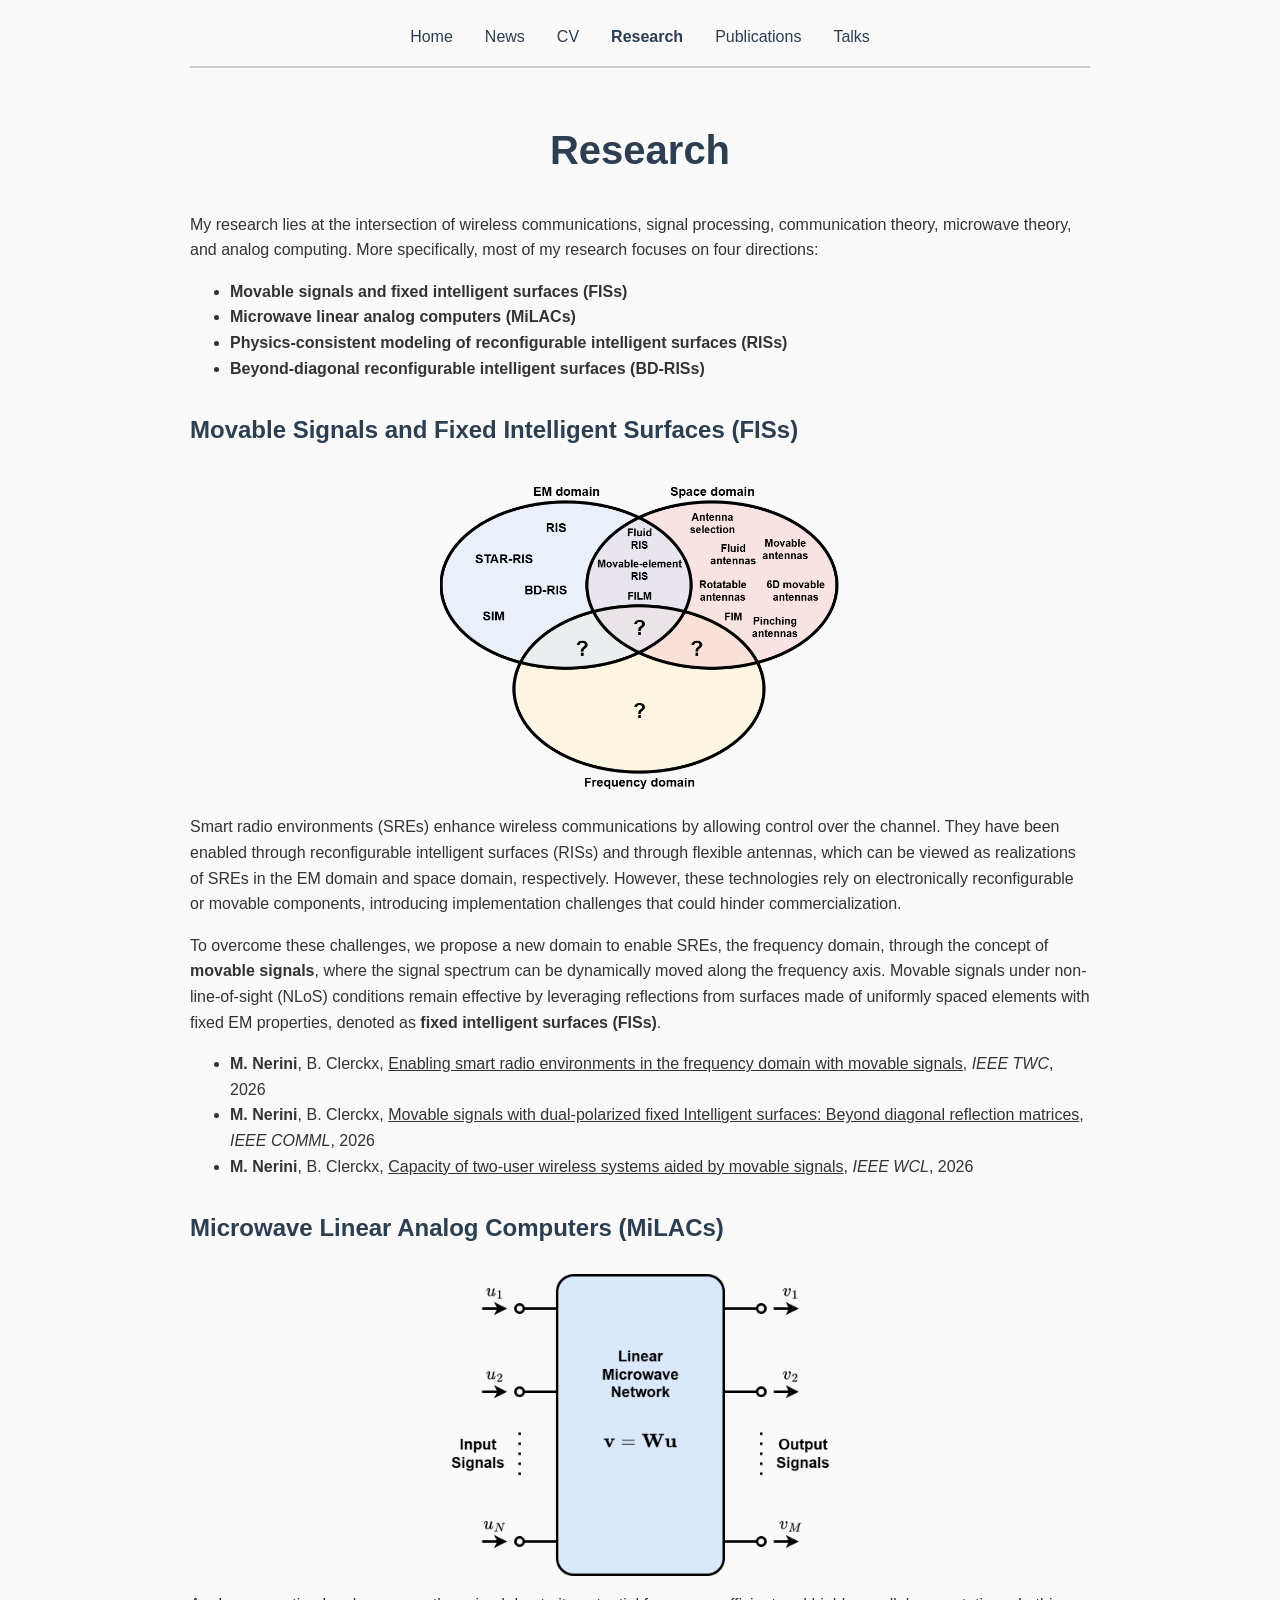
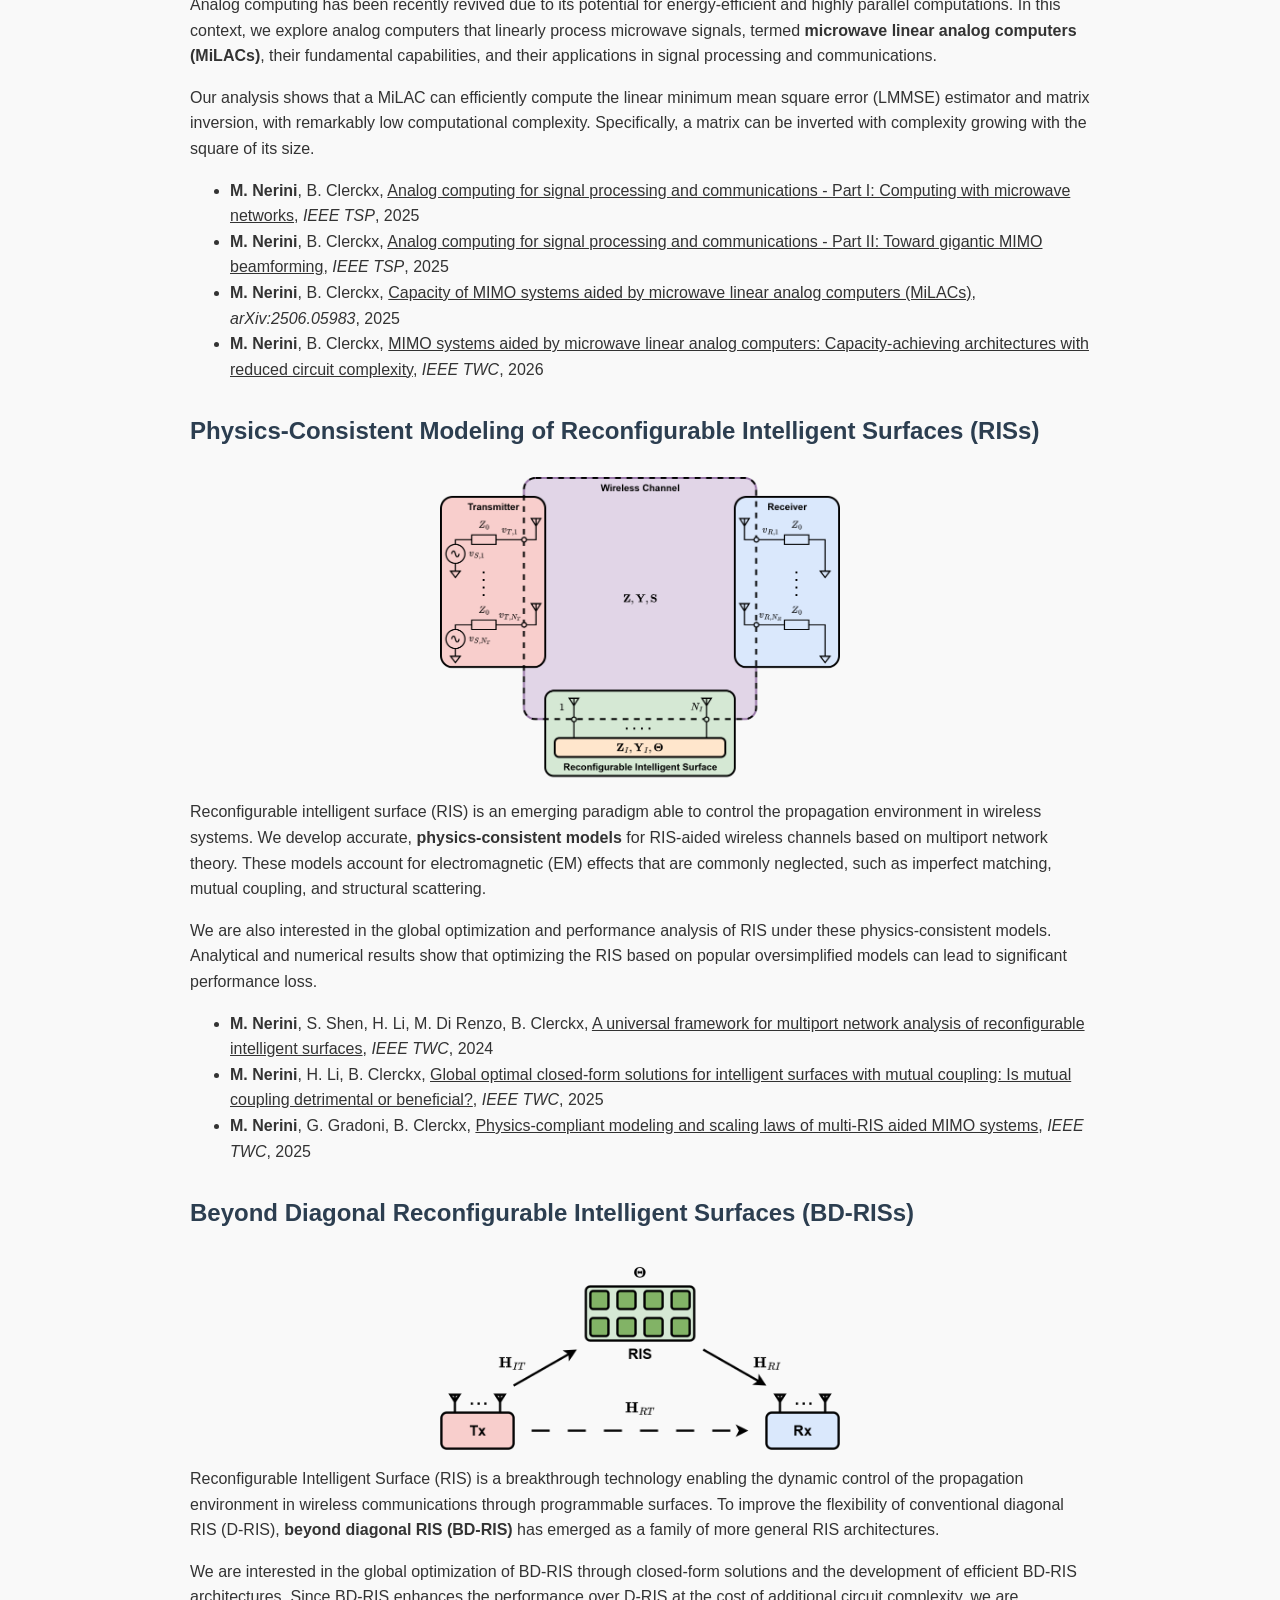
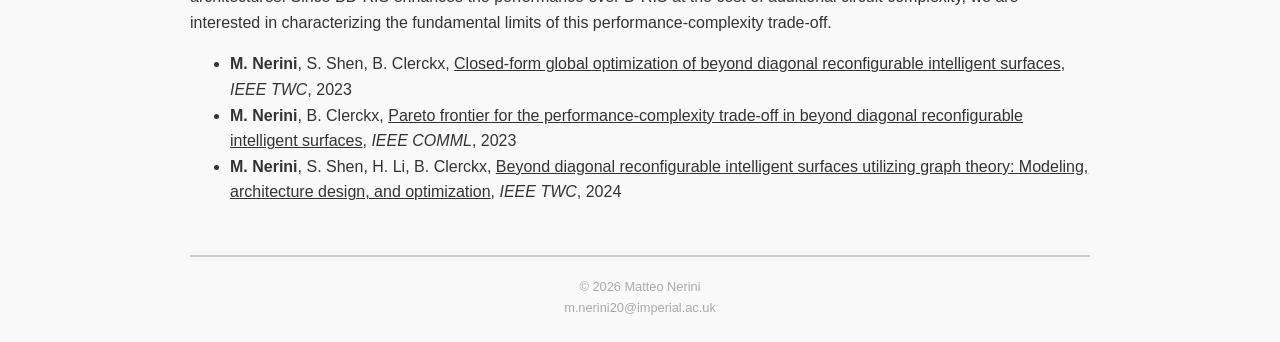
<file: research.html>
<!doctype html>
<html lang="en">
  <head>
    <meta charset="UTF-8" />
    <meta name="viewport" content="width=device-width, initial-scale=1.0" />
    <link rel="stylesheet" href="style.css" />
    <title>Research - Matteo Nerini</title>
  </head>

  <body>
    <div class="container">
      <nav class="top-nav">
        <a href="index.html">Home</a>
        <a href="news.html">News</a>
        <a href="cv.html">CV</a>
        <a href="research.html" class="active">Research</a>
        <a href="publications.html">Publications</a>
        <a href="talks.html">Talks</a>
      </nav>

      <header>
        <h1>Research</h1>
      </header>

      <section>
        My research lies at the intersection of wireless communications, signal processing, communication theory, microwave theory, and analog computing. More specifically, most of my research focuses
        on four directions:
        <ul>
          <li><b>Movable signals and fixed intelligent surfaces (FISs)</b></li>
          <li><b>Microwave linear analog computers (MiLACs)</b></li>
          <li>
            <b>Physics-consistent modeling of reconfigurable intelligent surfaces (RISs)</b>
          </li>
          <li>
            <b>Beyond-diagonal reconfigurable intelligent surfaces (BD-RISs)</b>
          </li>
        </ul>
      </section>

      <section>
        <h2>Movable Signals and Fixed Intelligent Surfaces (FISs)</h2>
        <img src="assets/movable-signals.png" alt="Movable signals" class="research-img" />
        <p>
          Smart radio environments (SREs) enhance wireless communications by allowing control over the channel. They have been enabled through reconfigurable intelligent surfaces (RISs) and through
          flexible antennas, which can be viewed as realizations of SREs in the EM domain and space domain, respectively. However, these technologies rely on electronically reconfigurable or movable
          components, introducing implementation challenges that could hinder commercialization.
        </p>
        <p>
          To overcome these challenges, we propose a new domain to enable SREs, the frequency domain, through the concept of <b>movable signals</b>, where the signal spectrum can be dynamically moved
          along the frequency axis. Movable signals under non-line-of-sight (NLoS) conditions remain effective by leveraging reflections from surfaces made of uniformly spaced elements with fixed EM
          properties, denoted as <b>fixed intelligent surfaces (FISs)</b>.
        </p>
        <ul>
          <li>
            <b>M. Nerini</b>, B. Clerckx, <a href="https://ieeexplore.ieee.org/document/11512036" target="_blank">Enabling smart radio environments in the frequency domain with movable signals</a>,
            <em>IEEE TWC</em>, 2026
          </li>
          <li>
            <b>M. Nerini</b>, B. Clerckx,
            <a href="https://ieeexplore.ieee.org/document/11370899" target="_blank">Movable signals with dual-polarized fixed Intelligent surfaces: Beyond diagonal reflection matrices</a>,
            <em>IEEE COMML</em>, 2026
          </li>
          <li>
            <b>M. Nerini</b>, B. Clerckx, <a href="https://ieeexplore.ieee.org/document/11615290" target="_blank">Capacity of two-user wireless systems aided by movable signals</a>, <em>IEEE WCL</em>,
            2026
          </li>
        </ul>
      </section>

      <section>
        <h2>Microwave Linear Analog Computers (MiLACs)</h2>
        <img src="assets/MiLAC.png" alt="MiLAC" class="research-img" />
        <p>
          Analog computing has been recently revived due to its potential for energy-efficient and highly parallel computations. In this context, we explore analog computers that linearly process
          microwave signals, termed <b>microwave linear analog computers (MiLACs)</b>, their fundamental capabilities, and their applications in signal processing and communications.
        </p>
        <p>
          Our analysis shows that a MiLAC can efficiently compute the linear minimum mean square error (LMMSE) estimator and matrix inversion, with remarkably low computational complexity.
          Specifically, a matrix can be inverted with complexity growing with the square of its size.
        </p>
        <ul>
          <li>
            <b>M. Nerini</b>, B. Clerckx,
            <a href="https://ieeexplore.ieee.org/document/11281875" target="_blank">Analog computing for signal processing and communications - Part I: Computing with microwave networks</a>,
            <em>IEEE TSP</em>, 2025
          </li>
          <li>
            <b>M. Nerini</b>, B. Clerckx,
            <a href="https://ieeexplore.ieee.org/document/11281878" target="_blank">Analog computing for signal processing and communications - Part II: Toward gigantic MIMO beamforming</a>,
            <em>IEEE TSP</em>, 2025
          </li>
          <li>
            <b>M. Nerini</b>, B. Clerckx, <a href="https://arxiv.org/abs/2506.05983" target="_blank">Capacity of MIMO systems aided by microwave linear analog computers (MiLACs)</a>,
            <em>arXiv:2506.05983</em>, 2025
          </li>
          <li>
            <b>M. Nerini</b>, B. Clerckx,
            <a href="https://ieeexplore.ieee.org/document/11455580" target="_blank"
              >MIMO systems aided by microwave linear analog computers: Capacity-achieving architectures with reduced circuit complexity</a
            >, <em>IEEE TWC</em>, 2026
          </li>
        </ul>
      </section>

      <section>
        <h2>Physics-Consistent Modeling of Reconfigurable Intelligent Surfaces (RISs)</h2>
        <img src="assets/modeling.png" alt="Physics-consistent modeling of RIS" class="research-img" />
        <p>
          Reconfigurable intelligent surface (RIS) is an emerging paradigm able to control the propagation environment in wireless systems. We develop accurate, <b>physics-consistent models</b> for
          RIS-aided wireless channels based on multiport network theory. These models account for electromagnetic (EM) effects that are commonly neglected, such as imperfect matching, mutual coupling,
          and structural scattering.
        </p>
        <p>
          We are also interested in the global optimization and performance analysis of RIS under these physics-consistent models. Analytical and numerical results show that optimizing the RIS based
          on popular oversimplified models can lead to significant performance loss.
        </p>
        <ul>
          <li>
            <b>M. Nerini</b>, S. Shen, H. Li, M. Di Renzo, B. Clerckx,
            <a href="https://ieeexplore.ieee.org/document/10574199" target="_blank">A universal framework for multiport network analysis of reconfigurable intelligent surfaces</a>, <em>IEEE TWC</em>,
            2024
          </li>
          <li>
            <b>M. Nerini</b>, H. Li, B. Clerckx,
            <a href="https://ieeexplore.ieee.org/document/11146418" target="_blank"
              >Global optimal closed-form solutions for intelligent surfaces with mutual coupling: Is mutual coupling detrimental or beneficial?</a
            >, <em>IEEE TWC</em>, 2025
          </li>
          <li>
            <b>M. Nerini</b>, G. Gradoni, B. Clerckx,
            <a href="https://ieeexplore.ieee.org/document/11226951" target="_blank">Physics-compliant modeling and scaling laws of multi-RIS aided MIMO systems</a>, <em>IEEE TWC</em>, 2025
          </li>
        </ul>
      </section>

      <section>
        <h2>Beyond Diagonal Reconfigurable Intelligent Surfaces (BD-RISs)</h2>
        <img src="assets/RIS.png" alt="RIS" class="research-img" />
        <p>
          Reconfigurable Intelligent Surface (RIS) is a breakthrough technology enabling the dynamic control of the propagation environment in wireless communications through programmable surfaces. To
          improve the flexibility of conventional diagonal RIS (D-RIS),
          <b>beyond diagonal RIS (BD-RIS)</b> has emerged as a family of more general RIS architectures.
        </p>
        <p>
          We are interested in the global optimization of BD-RIS through closed-form solutions and the development of efficient BD-RIS architectures. Since BD-RIS enhances the performance over D-RIS
          at the cost of additional circuit complexity, we are interested in characterizing the fundamental limits of this performance-complexity trade-off.
        </p>
        <ul>
          <li>
            <b>M. Nerini</b>, S. Shen, B. Clerckx,
            <a href="https://ieeexplore.ieee.org/document/10155675" target="_blank">Closed-form global optimization of beyond diagonal reconfigurable intelligent surfaces</a>, <em>IEEE TWC</em>, 2023
          </li>
          <li>
            <b>M. Nerini</b>, B. Clerckx,
            <a href="https://ieeexplore.ieee.org/document/10237233" target="_blank">Pareto frontier for the performance-complexity trade-off in beyond diagonal reconfigurable intelligent surfaces</a>,
            <em>IEEE COMML</em>, 2023
          </li>
          <li>
            <b>M. Nerini</b>, S. Shen, H. Li, B. Clerckx,
            <a href="https://ieeexplore.ieee.org/document/10453384" target="_blank"
              >Beyond diagonal reconfigurable intelligent surfaces utilizing graph theory: Modeling, architecture design, and optimization</a
            >, <em>IEEE TWC</em>, 2024
          </li>
        </ul>
      </section>

      <footer>&copy; 2026 Matteo Nerini<br />m.nerini20@imperial.ac.uk</footer>
    </div>
  </body>
</html>
</file>
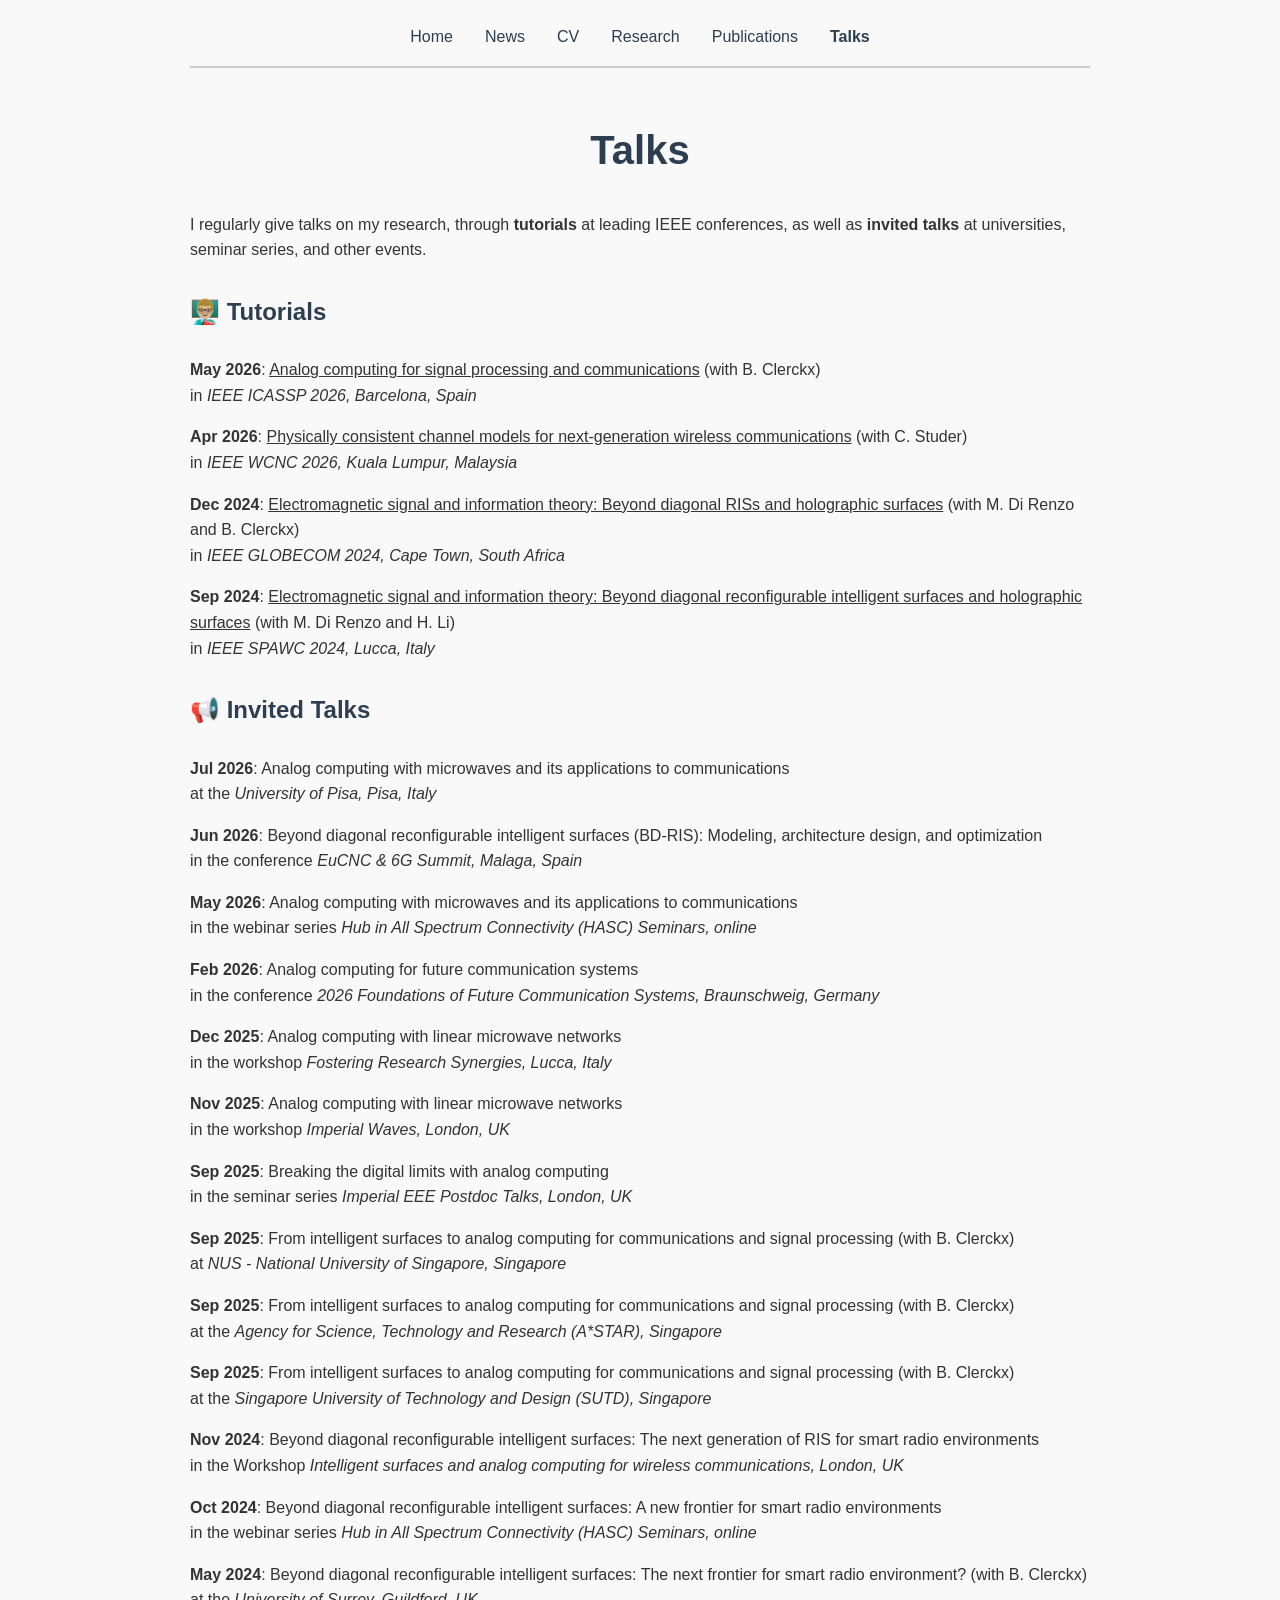
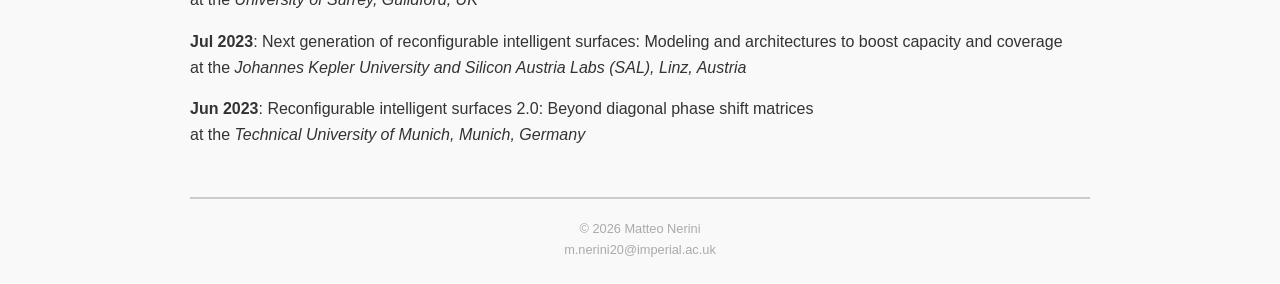
<file: talks.html>
<!doctype html>
<html lang="en">
  <head>
    <meta charset="UTF-8" />
    <meta name="viewport" content="width=device-width, initial-scale=1.0" />
    <link rel="stylesheet" href="style.css" />
    <title>Talks - Matteo Nerini</title>
  </head>

  <body>
    <div class="container">
      <nav class="top-nav">
        <a href="index.html">Home</a>
        <a href="news.html">News</a>
        <a href="cv.html">CV</a>
        <a href="research.html">Research</a>
        <a href="publications.html"> Publications</a>
        <a href="talks.html" class="active">Talks</a>
      </nav>

      <header>
        <h1>Talks</h1>
      </header>

      <section>I regularly give talks on my research, through <b>tutorials</b> at leading IEEE conferences, as well as <b>invited talks</b> at universities, seminar series, and other events.</section>

      <section>
        <h2>👨🏼‍🏫 Tutorials</h2>
        <p>
          <b>May 2026</b>:
          <a href="https://2026.ieeeicassp.org/tutorials/" target="_blank">Analog computing for signal processing and communications</a>
          (with B. Clerckx)<br />

          in <em>IEEE ICASSP 2026, Barcelona, Spain</em>
        </p>
        <p>
          <b>Apr 2026</b>:
          <a href="https://wcnc2026.ieee-wcnc.org/tutorials" target="_blank">Physically consistent channel models for next-generation wireless communications</a>
          (with C. Studer)<br />
          in <em>IEEE WCNC 2026, Kuala Lumpur, Malaysia</em>
        </p>
        <p>
          <b>Dec 2024</b>:
          <a href="https://globecom2024.ieee-globecom.org/program/tutorials" target="_blank">Electromagnetic signal and information theory: Beyond diagonal RISs and holographic surfaces</a>
          (with M. Di Renzo and B. Clerckx)<br />
          in <em>IEEE GLOBECOM 2024, Cape Town, South Africa</em>
        </p>
        <p>
          <b>Sep 2024</b>:
          <a href="https://www.spawc2024.signalprocessingsociety.org/spawc2024.org/tutorials/index.html" target="_blank"
            >Electromagnetic signal and information theory: Beyond diagonal reconfigurable intelligent surfaces and holographic surfaces</a
          >
          (with M. Di Renzo and H. Li)<br />
          in <em>IEEE SPAWC 2024, Lucca, Italy</em>
        </p>
      </section>

      <section>
        <h2>📢 Invited Talks</h2>

        <p>
          <b>Jul 2026</b>: Analog computing with microwaves and its applications to communications<br />
          at the
          <em>University of Pisa, Pisa, Italy</em>
        </p>
        <p>
          <b>Jun 2026</b>: Beyond diagonal reconfigurable intelligent surfaces (BD-RIS): Modeling, architecture design, and optimization<br />
          in the conference
          <em>EuCNC & 6G Summit, Malaga, Spain</em>
        </p>
        <p>
          <b>May 2026</b>: Analog computing with microwaves and its applications to communications<br />
          in the webinar series
          <em>Hub in All Spectrum Connectivity (HASC) Seminars, online</em>
        </p>
        <p>
          <b>Feb 2026</b>: Analog computing for future communication systems<br />
          in the conference
          <em>2026 Foundations of Future Communication Systems, Braunschweig, Germany</em>
        </p>
        <p>
          <b>Dec 2025</b>: Analog computing with linear microwave networks<br />
          in the workshop <em>Fostering Research Synergies, Lucca, Italy</em>
        </p>
        <p>
          <b>Nov 2025</b>: Analog computing with linear microwave networks<br />
          in the workshop <em>Imperial Waves, London, UK</em>
        </p>
        <p>
          <b>Sep 2025</b>: Breaking the digital limits with analog computing<br />
          in the seminar series <em>Imperial EEE Postdoc Talks, London, UK</em>
        </p>
        <p>
          <b>Sep 2025</b>: From intelligent surfaces to analog computing for communications and signal processing (with B. Clerckx)<br />
          at
          <em>NUS - National University of Singapore, Singapore</em>
        </p>
        <p>
          <b>Sep 2025</b>: From intelligent surfaces to analog computing for communications and signal processing (with B. Clerckx)<br />
          at the
          <em>Agency for Science, Technology and Research (A*STAR), Singapore</em>
        </p>
        <p>
          <b>Sep 2025</b>: From intelligent surfaces to analog computing for communications and signal processing (with B. Clerckx)<br />
          at the
          <em>Singapore University of Technology and Design (SUTD), Singapore</em>
        </p>
        <p>
          <b>Nov 2024</b>: Beyond diagonal reconfigurable intelligent surfaces: The next generation of RIS for smart radio environments<br />
          in the Workshop
          <em>Intelligent surfaces and analog computing for wireless communications, London, UK</em>
        </p>
        <p>
          <b>Oct 2024</b>: Beyond diagonal reconfigurable intelligent surfaces: A new frontier for smart radio environments<br />
          in the webinar series
          <em>Hub in All Spectrum Connectivity (HASC) Seminars, online</em>
        </p>
        <p>
          <b>May 2024</b>: Beyond diagonal reconfigurable intelligent surfaces: The next frontier for smart radio environment? (with B. Clerckx)<br />
          at the <em>University of Surrey, Guildford, UK</em>
        </p>
        <p>
          <b>Jul 2023</b>: Next generation of reconfigurable intelligent surfaces: Modeling and architectures to boost capacity and coverage<br />
          at the
          <em>Johannes Kepler University and Silicon Austria Labs (SAL), Linz, Austria</em>
        </p>
        <p>
          <b>Jun 2023</b>: Reconfigurable intelligent surfaces 2.0: Beyond diagonal phase shift matrices<br />
          at the <em>Technical University of Munich, Munich, Germany</em>
        </p>
      </section>

      <footer>&copy; 2026 Matteo Nerini<br />m.nerini20@imperial.ac.uk</footer>
    </div>
  </body>
</html>
</file>
<file: style.css>
:root {
  --primary-color: #2c3e50;
  --accent-color: #3498db;
  --text-color: #333;
  --light-color: #aaa;
  --line-color: #ccc;
  --bg-color: #f9f9f9;
}

body {
  margin: 0;
  font-family: "Inter", -apple-system, sans-serif;
  line-height: 1.6;
  color: var(--text-color);
  background: var(--bg-color);
}

.container {
  max-width: 900px;
  margin: 1.5rem auto;
  padding: 0 1rem;
}

header {
  text-align: center;
  margin-top: 50px;
  margin-bottom: 30px;
}

.profile-img {
  width: 200px;
  height: 200px;
  border-radius: 50%;
  object-fit: cover;
  box-shadow: 0 4px 12px rgba(0, 0, 0, 0.3);
}

.research-img {
  display: block;
  width: 400px;
  margin: 0 auto;
}

h1 {
  margin: 20px 0 0;
  font-size: 2.5rem;
  color: var(--primary-color);
}

h2 {
  margin-bottom: 1rem;
  padding-bottom: 10px;
  color: var(--primary-color);
  font-size: 1.5rem;
}

a,
a:visited {
  color: var(--text-color);
}

a:hover {
  color: var(--accent-color);
}

.summary-title {
  font-weight: bold;
  cursor: pointer;
  margin-bottom: 1rem;
  padding-bottom: 10px;
  border-bottom: 2px solid var(--line-color);
  color: var(--primary-color);
  font-size: 1.5rem;
}

section {
  margin-bottom: 30px;
}

footer {
  margin-top: 50px;
  text-align: center;
  font-size: 0.8rem;
  color: var(--light-color);
  padding-top: 20px;
  border-top: 2px solid var(--line-color);
}

/* Social links */
.social-links {
  text-align: center;
  margin: 20px 0;
}

.social-links a,
.social-links a:visited {
  margin: 0 2px;
  color: var(--accent-color);
  text-decoration: none;
  font-weight: 700;
  font-size: 0.9rem;
}

.social-links a:hover {
  color: var(--primary-color);
}

.icon-text {
  white-space: nowrap;
}

/* Top navigation */
.top-nav {
  display: flex;
  justify-content: center;
  flex-wrap: wrap;
  gap: 2rem;
  padding-bottom: 1rem;
  margin-bottom: 2rem;
  border-bottom: 2px solid var(--line-color);
}

.top-nav a {
  text-decoration: none;
  color: var(--primary-color);
}

.top-nav a.active {
  font-weight: bold;
}

/* Mobile */
@media (max-width: 450px) {
  .research-img {
    width: 100%;
  }
}
</file>
